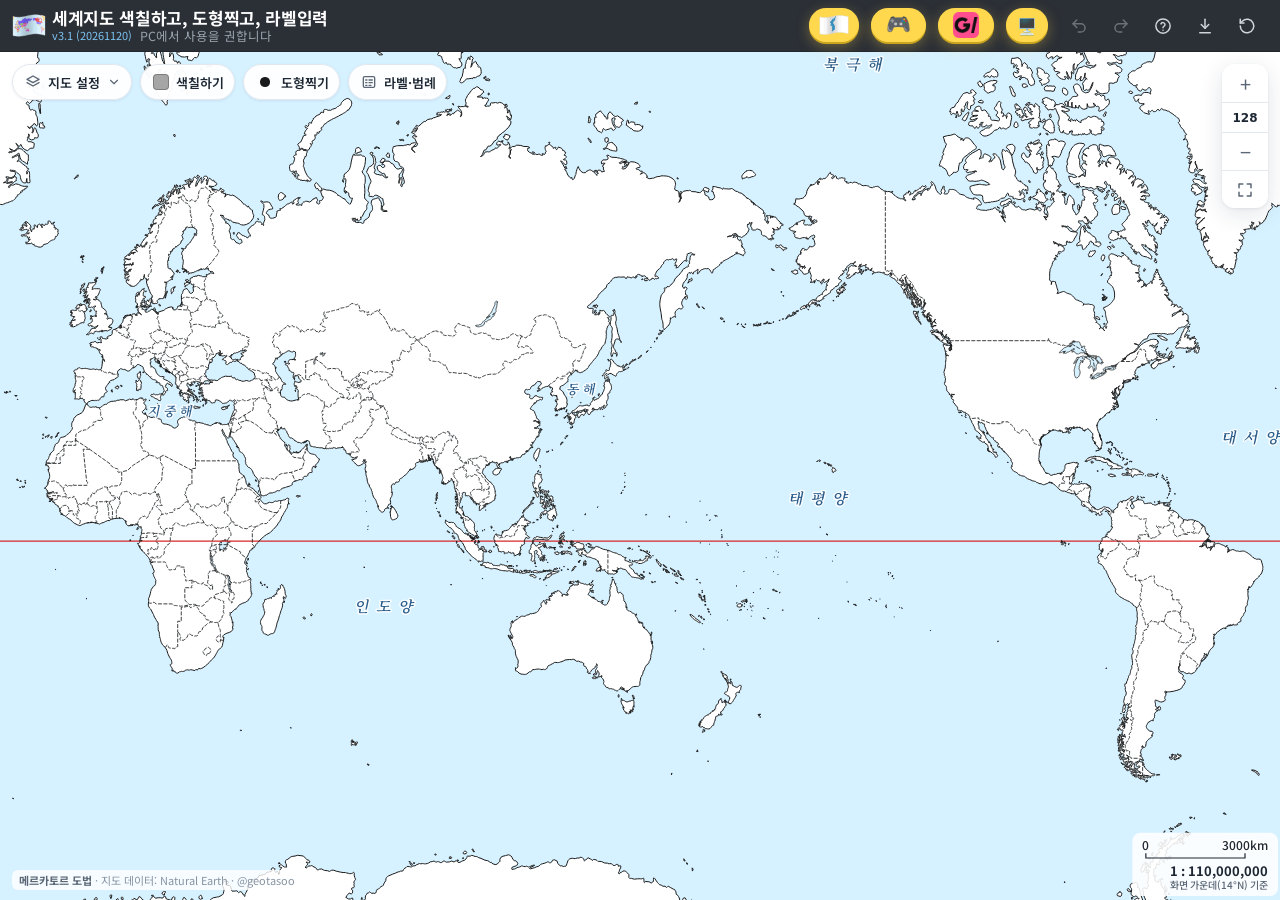
<file: index.html>
<!DOCTYPE html>
<html lang="ko">
<head>
<meta charset="utf-8">
<meta name="viewport" content="width=device-width, initial-scale=1, viewport-fit=cover">
<link rel="icon" href="icon.svg" type="image/svg+xml">
<title>세계지도 색칠하고, 도형찍고, 라벨입력</title>
<link rel="preconnect" href="https://fonts.googleapis.com">
<link rel="preconnect" href="https://fonts.gstatic.com" crossorigin>
<link rel="stylesheet" href="https://fonts.googleapis.com/css2?family=Noto+Serif+KR:wght@600;700&family=Noto+Sans+KR:wght@400;500;700&display=swap">
<link rel="stylesheet" href="style.css?v=20261117t">
<meta property="og:image" content="https://geotasoo.github.io/coloring_world_map/thumb/final_2_world_map.png">
<meta property="og:title" content="세계지도 색칠하고, 도형찍고, 라벨입력 v3.0">
</head>
<body>
<header class="topbar">
  <div class="brand" id="brand" role="button" tabindex="0" title="처음 상태로 (초기화)">
    <img class="brand-emoji brand-icon" src="icon.svg" width="36" height="29" alt="" aria-hidden="true">
    <div class="brand-text">
      <h1>세계지도 색칠하고, 도형찍고, 라벨입력</h1>
      <div class="sub-line"><span class="ver">v3.1 (20261120)</span><span class="pc-note" title="휴대폰·태블릿에서도 쓸 수 있지만, 시험지용 지도를 만들 때는 큰 화면이 편합니다">PC에서 사용을 권합니다</span></div>
    </div>
  </div>
  <div class="actions">
    <a class="jump jump-flag icon-only" href="https://geotasoo.github.io/coloring_korea_map/" target="_blank" rel="noopener" title="한반도 지도 색칠하고, 도형찍고, 라벨입력"><img src="icon-korea.svg" width="32" height="26" alt="" aria-hidden="true"></a>
    <a target="_blank" rel="noopener" class="jump jump-game" href="https://geotasoo.iwinv.net/worldgame" title="세계지도에서 나라찾기 게임으로 이동"><span class="em">🎮</span> </a>
    <a class="jump jump-geois icon-only" href="https://geois.my/" target="_blank" rel="noopener" title="geois.my로 이동"><img src="icon-geois.png" width="26" height="26" alt="" aria-hidden="true"></a>
    <a class="jump jump-desk" href="world-shortcut.html" download="세계지도 색칠하기.html" title="바로가기 파일 내려받기">🖥️</a>
    <button class="btn" id="undo" data-tip="되돌리기 (Ctrl+Z)" aria-label="되돌리기" disabled>
      <svg viewBox="0 0 24 24"><path d="M9 14 4 9l5-5"/><path d="M4 9h10.5a5.5 5.5 0 0 1 0 11H11"/></svg>
    </button>
    <button class="btn" id="redo" data-tip="다시 하기 (Ctrl+Y)" aria-label="다시 하기" disabled>
      <svg viewBox="0 0 24 24"><path d="m15 14 5-5-5-5"/><path d="M20 9H9.5a5.5 5.5 0 0 0 0 11H13"/></svg>
    </button>
    <button class="btn" id="helpBtn" data-tip="도움말" aria-label="도움말">
      <svg viewBox="0 0 24 24"><circle cx="12" cy="12" r="9.5"/><path d="M9.3 9.2a2.8 2.8 0 0 1 5.4 1c0 1.9-2.7 2.4-2.7 4"/><path d="M12 17.6h.01"/></svg>
    </button>
    <button class="btn" id="saveBtn" data-tip="저장" aria-label="저장">
      <svg viewBox="0 0 24 24"><path d="M12 3v12"/><path d="m7 10 5 5 5-5"/><path d="M5 21h14"/></svg>
    </button>
    <button class="btn" id="resetBtn" data-tip="초기화" aria-label="초기화">
      <svg viewBox="0 0 24 24"><path d="M3 12a9 9 0 1 0 3-6.7L3 8"/><path d="M3 3v5h5"/></svg>
    </button>
  </div>
</header>

<main id="stage">
  <canvas id="map" aria-label="세계지도. 나라를 눌러 색칠하십시오."></canvas>
  <div id="loading">지도를 불러오는 중…</div>

  <!-- 왼쪽 위: 지도 설정 · 색칠하기 · 점찍기 -->
  <div class="controls" id="controls">
    <button class="pill" id="layersBtn" aria-expanded="false" aria-controls="layersPanel">
      <svg viewBox="0 0 24 24"><path d="m12 3 9 5-9 5-9-5 9-5z"/><path d="m3 13 9 5 9-5"/></svg>
      <span>지도 설정</span><b id="layersCount"></b>
      <svg class="chev" viewBox="0 0 24 24"><path d="m6 9 6 6 6-6"/></svg>
    </button>
    <button class="pill mode" id="colorBtn" title="색칠하기"><i class="dot"></i><span>색칠하기</span><b class="cnt" id="colorCount"></b></button>
    <button class="pill mode" id="pointBtn" data-side="points" title="도형찍기 (도시 고르기·직접 찍기)"><i class="dot pdot" id="pointDot"></i><span>도형찍기</span><b class="cnt" id="pointsCount"></b></button>
    <button class="pill mode" id="legendBtn" data-side="labels" title="라벨·범례"><svg viewBox="0 0 24 24"><rect x="3.5" y="4" width="17" height="16" rx="2"/><path d="M7 9h2M12 9h5M7 13h2M12 13h5M7 17h2M12 17h3"/></svg><span>라벨·범례</span></button>
  </div>

  <div class="panel layers-panel" id="layersPanel" hidden>
    <div class="row proj-row">
      <div class="seg light" id="projSeg" role="group" aria-label="도법 선택" title="도법 바꾸기 (P)">
        <button data-proj="merc">메르카토르</button>
        <button data-proj="ee">이퀄 어스</button>
      </div>
    </div>
    <div class="sec-h">경계선</div>
    <div class="row"><label class="sw"><input type="checkbox" data-layer="borders"><span></span>국경선</label>
      <div class="mini-seg" id="dashSeg"><button data-dash="1">점선</button><button data-dash="0">실선</button></div></div>
    <div class="row sub-row"><span class="rlabel">선 굵기</span>
      <div class="inline-range"><input type="range" id="lineWidth" min="0.2" max="2" step="0.1" aria-label="선 굵기"><output id="lineWidthOut"></output></div></div>
    <div class="row"><label class="sw"><input type="checkbox" data-layer="kp"><span></span>남북한 경계</label></div>
    <div class="sec-h">이름·표시</div>
    <div class="row"><label class="sw"><input type="checkbox" data-layer="names"><span></span>나라 이름</label></div>
    <div class="row"><label class="sw" title="지도에서 점처럼 작은 나라를 동그라미로 표시"><input type="checkbox" data-layer="tiny"><span></span>작은 나라 동그라미</label></div>
    <div class="row"><label class="sw"><input type="checkbox" data-layer="seas"><span></span>바다 이름</label><button class="link" data-side="seas">고르기 <b id="seasCount"></b> ›</button></div>
    <div class="row pair"><label class="sw"><input type="checkbox" data-layer="grid"><span></span>경위선</label><label class="sw"><input type="checkbox" data-layer="equator"><span></span>적도</label></div>
    <div class="row"><label class="sw"><input type="checkbox" data-layer="scale"><span></span>축척</label></div>
    <div class="sec-h">하천·호수</div>
    <div class="row"><label class="sw"><input type="checkbox" data-layer="rivers"><span></span>주요 하천</label></div>
    <div class="row sub-row"><span class="rlabel">하천 굵기</span>
      <div class="inline-range"><input type="range" id="rivW" min="0.3" max="4" step="0.1" aria-label="하천 굵기"><output id="rivWOut"></output></div></div>
    <div class="row sub-row"><label class="sw small"><input type="checkbox" data-layer="rivNames"><span></span>강 이름</label></div>
    <div class="row"><label class="sw"><input type="checkbox" data-layer="lakes"><span></span>호수</label><button class="link" data-side="lakes">고르기 <b id="lakesCount"></b> ›</button></div>
    <div class="sec-h">배경 지도</div>
    <div class="row bg-row"><span class="rlabel">배경 지도</span>
      <div class="mini-seg" id="bgSeg"><button data-bg="off">끄기</button><button data-bg="osm">일반</button><button data-bg="sat">위성</button><button data-bg="topo">지형</button><button data-bg="elev">고도</button></div></div>
    <div class="row sub-row" id="bgAlphaRow"><span class="rlabel">진하기</span>
      <div class="inline-range"><input type="range" id="bgAlpha" min="0" max="100" step="5" aria-label="배경 지도 진하기 (80이 기본)"><output id="bgAlphaOut"></output></div></div>
  </div>

  <!-- 오른쪽 위: 확대·축소 -->
  <div class="zoom">
    <button id="zoomIn" title="확대 (+)">+</button>
    <label class="zpct" title="확대 정도 (어느 화면에서나 같은 값). 숫자를 눌러 직접 입력"><input id="zoomPct" inputmode="numeric" aria-label="확대 정도"></label>
    <button id="zoomOut" title="축소 (−)">−</button>
    <button id="home" title="세계 전체 보기">
      <svg viewBox="0 0 24 24"><path d="M4 9V4h5M20 9V4h-5M4 15v5h5M20 15v5h-5"/></svg>
    </button>
  </div>

  <!-- 색칠하기 + 점찍기: PC·태블릿은 왼쪽 세로, 폰은 아래 -->
  <div class="dock-wrap" id="dockWrap">
    <aside class="dock" id="dock" aria-label="색칠하기">
      <div class="dock-head">
        <span class="dock-title">색칠하기</span>
        <button class="sbtn mini" id="clear" title="칠한 색을 모두 지웁니다">색칠 모두 지우기</button>
        <button class="sbtn primary dock-done" id="dockHide" title="색칠하기 닫기">완료</button>
      </div>
      <div class="tabs" id="paletteTabs"></div>
      <div class="swatches" id="swatches"></div>
      <div class="tools">
        <label class="custom" title="원하는 색 고르기">
          <input type="color" id="customColor" value="#F9C74F">
          <span class="ring"></span><span class="lbl">직접 고르기</span>
        </label>
        <button class="tool" id="eraser" title="지우개 (E)">
          <svg viewBox="0 0 24 24"><path d="m7 21-4.3-4.3a1 1 0 0 1 0-1.4l10-10a1 1 0 0 1 1.4 0l5.6 5.6a1 1 0 0 1 0 1.4L11 21z"/><path d="M22 21H7M5 11l9 9"/></svg>
          <span>지우개</span>
        </button>
      </div>
      <div class="base">
        <div class="base-row"><span>육지</span><div class="mini-swatches" data-target="land"></div></div>
        <div class="base-row"><span>바다</span><div class="mini-swatches" data-target="ocean"></div></div>
      </div>
      <div class="status"><span id="count">칠한 나라 0개</span></div>
    </aside>
  </div>

  <!-- 오른쪽 패널 (폰은 아래 시트): 호수 · 도시 · 점찍기 -->
  <aside class="side" id="side" hidden>
    <section data-panel="lakes">
      <header class="side-head">
        <h2>호수</h2>
        <button class="sbtn" id="lakesNone">전체 해제</button>
        <button class="sbtn" id="lakesDefault">기본값</button>
        <button class="close" data-close title="닫기"><svg viewBox="0 0 24 24"><path d="M6 6l12 12M18 6 6 18"/></svg></button>
      </header>
      <div class="side-body">
        <div class="note" id="lakesSummary"></div>
        <h3 class="sub">주요 호수</h3>
        <div class="checklist" id="lakeList"></div>
        <h3 class="sub">전체 호수</h3>
        <p class="hint">세계 호수 약 400개를 한 번에 표시합니다. 참고용이라 하나씩 고를 수는 없습니다.</p>
        <label class="chk"><input type="checkbox" id="lakesAll"><span>전체 호수 표시</span></label>
      </div>
    </section>

    <section data-panel="seas">
      <header class="side-head">
        <h2>바다 이름</h2>
        <button class="sbtn" id="seasNone">전체 해제</button>
        <button class="sbtn" id="seasDefault">기본값</button>
        <button class="close" data-close title="닫기"><svg viewBox="0 0 24 24"><path d="M6 6l12 12M18 6 6 18"/></svg></button>
      </header>
      <div class="side-body">
        <div class="note" id="seasSummary"></div>
        <h3 class="sub">대양</h3>
        <div class="checklist" id="seaList1"></div>
        <h3 class="sub">바다·만</h3>
        <div class="checklist" id="seaList2"></div>
      </div>
    </section>

    <section data-panel="labels">
      <header class="side-head">
        <button class="sheet-handle" data-sheet title="시트 접기/펴기" aria-label="시트 접기/펴기"></button>
        <h2>라벨·범례</h2>
        <button class="sbtn primary" data-close>완료</button>
      </header>
      <div class="ptabs ltabs" role="tablist">
        <button data-ltab="regions" class="sel">색칠 라벨 <b id="regionsCount"></b></button>
        <button data-ltab="points">도형 라벨 <b id="plistCount"></b></button>
        <button data-ltab="legend">범례</button>
      </div>

      <div class="side-body" data-lbody="regions">
        <div class="pstyle"><div class="prow"><span class="plabel">글자 크기</span><input type="range" id="rFont" min="9" max="36" step="1" aria-label="나라 라벨 글자 크기"><output id="rFontOut"></output></div></div>
        <div class="fillbar">
          <span>한꺼번에</span>
          <button data-rfill="alpha">A B C</button><button data-rfill="hangulp">(가)(나)(다)</button><button data-rfill="hangul">가 나 다</button><button data-rfill="name">나라 이름</button><button data-rfill="clear">지우기</button>
        </div>
        <p class="hint tip">칠한 순서대로 나옵니다. 줄을 <b>⋮⋮</b>로 끌면 순서가 바뀌고, 지도에서 <b>라벨을 끌면</b> 가이드선이 생깁니다.</p>
        <div class="plist" id="regionList"></div>
      </div>

      <div class="side-body" data-lbody="points" hidden>
        <div class="pstyle"><div class="prow"><span class="plabel">글자 크기</span><input type="range" id="pFont" min="9" max="30" step="1" aria-label="도형 라벨 글자 크기"><output id="pFontOut"></output></div></div>
        <div class="fillbar">
          <span>한꺼번에</span>
          <button data-fill="alpha">A B C</button><button data-fill="hangulp">(가)(나)(다)</button><button data-fill="hangul">가 나 다</button><button data-fill="city">도시 이름</button><button data-fill="clear">지우기</button>
        </div>
        <p class="hint tip">찍은 순서대로 나옵니다. 도형 그림을 누르면 모양이 바뀝니다. 지도에서 <b>라벨을 끌면</b> 가이드선이 생깁니다.</p>
        <div class="plist" id="pointList"></div>
      </div>

      <div class="side-body" data-lbody="legend" hidden>
        <div class="lg-top"><label class="sw"><input type="checkbox" id="lgShow"><span></span>지도에 범례 표시</label>
          <div class="mini-seg" id="lgDir"><button data-dir="v">세로</button><button data-dir="h">가로</button></div></div>
        <p class="hint tip">지도에 범례 표시를 하면 저장 시 범례도 함께 저장할 수 있습니다. 또한 <b>범례 상자를 끌면</b> 위치가 바뀝니다.</p>
        <div class="lg-group" id="lg-fill">
          <h3 class="sub">칠 (색칠하기)</h3>
          <input class="lg-title" placeholder="묶음 제목 (예: 인구 밀도) · 비워도 됩니다">
          <div class="fillbar"><span>한꺼번에</span><button data-lfill="alpha">A B C</button><button data-lfill="hangulp">(가)(나)(다)</button><button data-lfill="hangul">가 나 다</button><button data-lfill="clear">지우기</button></div>
          <div class="plist"></div>
        </div>
        <div class="lg-group" id="lg-point">
          <h3 class="sub">도형 (도형찍기)</h3>
          <input class="lg-title" placeholder="묶음 제목 (예: 도시 규모) · 비워도 됩니다">
          <div class="fillbar"><span>한꺼번에</span><button data-lfill="alpha">A B C</button><button data-lfill="hangulp">(가)(나)(다)</button><button data-lfill="hangul">가 나 다</button><button data-lfill="clear">지우기</button></div>
          <div class="plist"></div>
        </div>
      </div>
    </section>

    <section data-panel="points">
      <header class="side-head">
        <button class="sheet-handle" data-sheet title="시트 접기/펴기" aria-label="시트 접기/펴기"></button>
        <h2>도형찍기</h2>
        <button class="sbtn" id="pointsClear" title="찍은 도형과 라벨을 모두 지웁니다">도형·라벨 모두 지우기</button>
        <button class="sbtn primary" data-close>완료</button>
      </header>
      <div class="pstyle">
        <div class="prow"><span class="plabel">색</span><div class="pcolors" id="pColors"></div></div>
        <div class="prow top"><span class="plabel">모양</span><div><div class="pshapes" id="pShapes"></div><div class="pnext" id="pShapeHint"></div></div></div>
        <div class="prow"><span class="plabel">크기</span><input type="range" id="pSize" min="3" max="14" step="1"><output id="pSizeOut"></output>
          <label class="sw small" title="도형 테두리"><input type="checkbox" id="pOutline"><span></span>테두리</label></div>
      </div>
      <div class="ptabs phone-tabs" role="tablist">
        <button data-ptab="cities" class="sel">도시·직접 찍기</button>
        <button data-ptab="style">도형 모양 <i class="sty-dot" id="styDot"></i></button>
      </div>
      <div class="side-body" data-pbody="cities">
        <div class="side-search"><svg viewBox="0 0 24 24"><circle cx="11" cy="11" r="7"/><path d="m20 20-3.5-3.5"/></svg><input id="citySearch" type="search" placeholder="검색"></div>
        <div id="cityGroups"></div>
      </div>
    </section>
  </aside>

  <div class="mode-banner" id="pointBanner" hidden>
    <svg viewBox="0 0 24 24"><path d="M12 22s7-6.2 7-12a7 7 0 0 0-14 0c0 5.8 7 12 7 12z"/><circle cx="12" cy="10" r="2.5"/></svg>
    <span>도형찍기 중 · 패널에서 선택하거나, 지도를 누르면 도형이 찍힙니다</span>
    <button data-close>완료</button>
  </div>

  <div class="confirm" id="resetConfirm" hidden>
    <div class="confirm-box" role="dialog" aria-labelledby="resetTitle">
      <h3 id="resetTitle">처음 상태로 돌리겠습니까?</h3>
      <p>색칠, 도형, 라벨·범례와 지도 설정이 모두 처음 상태로 돌아갑니다.<br>잘못 눌렀다면 <b>되돌리기</b>로 되살릴 수 있습니다.</p>
      <div class="confirm-actions"><button class="sbtn" id="resetCancel">취소</button><button class="sbtn danger" id="resetOk">초기화</button></div>
    </div>
  </div>

  <!-- 이미지로 저장 -->
  <div class="confirm" id="exportDlg" hidden>
    <div class="export-box" role="dialog" aria-labelledby="exTitle">
      <header><h3 id="exTitle">이미지로 저장</h3><button class="close" id="exClose" title="닫기"><svg viewBox="0 0 24 24"><path d="M6 6l12 12M18 6 6 18"/></svg></button></header>
      <div class="ex-body">
        <div class="ex-preview"><img id="exPreview" alt="저장될 이미지 미리보기"></div>
        <div class="ex-opts">
          <div class="ex-row"><span>범위</span><div class="mini-seg"><button data-ex="range" data-v="full">화면 전체</button><button data-ex="range" data-v="sel">영역 선택</button></div>
            <button class="link" id="exSelAgain" hidden>다시 선택 ›</button></div>
          <p class="hint ex-hint">영역 선택 시 축척과 범례 공간을 고려하여 선택하십시오.</p>
          <div class="ex-row"><span>스타일</span><div class="mini-seg"><button data-ex="style" data-v="exam">시험지용</button><button data-ex="style" data-v="screen">현재 화면대로</button></div></div>
          <div class="ex-row" id="exSeaRow"><span>바다</span><div class="mini-seg"><button data-ex="sea" data-v="gray">회색</button><button data-ex="sea" data-v="white">흰색</button></div></div>
          <p class="hint ex-hint" id="exStyleHint">시험지용: 흑백, 사각형 틀, 라벨은 틀 밖까지</p>
          <div class="ex-row" id="exTickRow"><span></span><label class="chk"><input type="checkbox" id="exTick"><span>적도가 범위 안에 있으면 틀 안쪽에 0° 표시</span></label></div>
          <div class="ex-row"><span>넣기</span><label class="chk"><input type="checkbox" id="exScale"><span>축척</span></label><label class="chk" id="exLegendRow"><input type="checkbox" id="exLegend"><span>범례</span></label>
            <div class="mini-seg" id="exLplace"><button data-ex="lplace" data-v="in">지도 안</button><button data-ex="lplace" data-v="out">지도 밖</button></div></div>
          <p class="hint ex-hint">미리보기 화면에서 <b>축척·범례를 마우스로 끌어</b> 옮길 수 있습니다.</p>
          <p class="hint ex-hint" id="exSize"></p>
        </div>
      </div>
      <footer><button class="sbtn" id="exCopy" title="한글·PPT에 바로 붙여 넣기">복사</button><button class="sbtn primary" id="exSave">저장</button></footer>
    </div>
  </div>
  <!-- 도움말: 내용은 여기서 바로 고치면 됩니다 -->
  <div class="confirm" id="helpDlg" hidden>
    <div class="export-box help-box" role="dialog" aria-labelledby="helpTitle">
      <header><h3 id="helpTitle"><img class="title-flag" src="icon.svg" width="30" height="24" alt="" aria-hidden="true"> 도움말</h3><button class="close" id="helpClose" title="닫기"><svg viewBox="0 0 24 24"><path d="M6 6l12 12M18 6 6 18"/></svg></button></header>
      <div class="help-body">

        <h4>처음이라면 (3단계)</h4>
        <ol class="help-steps">
          <li><b>[색칠하기]</b> → 색 고르기 → 지도에서 나라 누르기</li>
          <li><b>[도형찍기]</b>로 도시 찍기 → <b>[라벨·범례]</b>에서 (가)(나)(다)·범례 붙이기</li>
          <li><b>[저장]</b> → <b>시험지용</b> → 미리보기에서 <b>축척·범례 끌어 옮기기</b> → <b>[저장]</b> 또는 <b>[복사]</b></li>
        </ol>

        <h4>지도 보기</h4>
        <ul>
          <li><b>이동</b>: 지도를 마우스로 끌어 옮깁니다. <b>확대·축소</b>: 마우스 휠 또는 오른쪽 위 <b>+ / −</b> (폰은 두 손가락).</li>
          <li>+ 와 − 사이 숫자는 <b>확대 정도</b>입니다(처음 화면 = 100). 숫자를 눌러 직접 입력할 수 있고, <b>⛶</b>을 누르면 처음 화면으로 돌아갑니다.</li>
          
        </ul>

        <h4>지도 설정</h4>
        <ul>
          <li><b>[지도 설정]</b> 맨 위에서 도법(<b>메르카토르 / 이퀄 어스</b>)을 고릅니다. 이퀄 어스는 나라의 넓이를 실제 비율대로 보여 줍니다.</li>
          <li>국경선(점선·실선, 굵기), 남북한 경계, 나라 이름, 작은 나라 동그라미, 바다 이름, <b>주요 하천</b>(굵기 조절, 강 이름 — 확대할수록 작은 강 이름도 보입니다), 호수, 경위선, 적도, 축척을 켜고 끌 수 있습니다. 바다 이름과 호수는 <b>[고르기 ›]</b>에서 하나씩 고릅니다.</li>
          <li><b>배경 지도</b>(일반·위성·지형·<b>고도</b>)는 화면에서만 보이는 참고용입니다. <b>메르카토르</b>일 때만 쓸 수 있고, <b>현재 화면대로</b> 저장할 때는 함께 들어가고, 시험지용에는 들어가지 않습니다. 위성을 고르면 경계선이 저절로 흰색으로 바뀝니다. <b>고도</b>는 높이에 따라 초록(낮은 땅)→노랑→갈색→흰색(높은 산)으로 칠하고 산의 그늘(음영 기복)을 넣습니다. 바다도 깊을수록 진한 파랑입니다.</li>
        </ul>

        <h4>색칠하기</h4>
        <ul>
          <li><b>[색칠하기]</b>를 누르면 오른쪽에 색칠 패널이 열립니다. 색 묶음(시험지 회색·컬러·단계색)을 고르고 나라을 누르면 칠해집니다. 같은 색으로 한 번 더 누르면 지워집니다.</li>
          <li>마지막 칸은 <b>빗금</b>입니다. 단계색에서는 그 색의 빗금이 됩니다. <b>직접 고르기</b>로 아무 색이나 쓸 수 있습니다.</li>
          <li>패널 아래에서 바탕 <b>육지·바다 색</b>을 바꿀 수 있습니다. <b>[색칠 모두 지우기]</b>는 칠한 색만 지웁니다.</li>
        </ul>

        <h4>도형찍기</h4>
        <ul>
          <li><b>[도형찍기]</b>를 누르면 지도에 빨간 테두리가 생깁니다. 이때 지도를 누르면 그 자리에 도형이 찍힙니다.</li>
          <li>오른쪽 목록에서 고르거나 <b>검색</b>해서 찍을 수도 있습니다. 묶음 옆 <b>[모두 선택]</b>으로 한꺼번에 찍습니다.</li>
          <li>위쪽에서 색·모양(● ▲ ■ ○ △ □)·크기를 고르면 <b>다음에 찍을 도형</b>부터 바뀝니다. 찍어 둔 도형은 끌어서 옮기고, <kbd>Delete</kbd>로 지웁니다.</li>
          <li>다 찍었으면 <b>[완료]</b>를 누릅니다.</li>
        </ul>

        <h4>라벨·범례</h4>
        <ul>
          <li><b>[라벨·범례]</b>에 세 탭이 있습니다: <b>색칠 라벨</b>(칠한 나라) · <b>도형 라벨</b>(찍은 도형) · <b>범례</b>.</li>
          <li>라벨은 직접 쓰거나 A B C, (가)(나)(다), 가 나 다, 이름으로 한꺼번에 채우고, ⋮⋮ 손잡이로 순서를 바꿉니다.</li>
          <li>지도에서 라벨을 끌어 옮기면 <b>가이드선</b>이 생깁니다. 목록의 가이드선 버튼으로 하나씩 끄고, ↺ 버튼으로 원래 자리로 돌립니다.</li>
          <li><b>범례</b>는 칠한 색과 도형 모양마다 한 줄씩 자동으로 생깁니다. 세로/가로를 고르고, 지도에서 범례 상자를 끌어 옮깁니다.</li>
        </ul>

        <h4>저장하기</h4>
        <ul>
          <li><b>[저장]</b> → 범위(화면 전체 / 영역 선택)와 스타일(시험지용 / 현재 화면대로)을 고르십시오. 영역 선택 때는 축척·범례 자리도 생각해서 고르십시오.</li>
          <li><b>시험지용</b>: 흑백, 사각형 틀, 바다 흰색/회색. B4 2단 편집에서 지도를 약 10cm 폭으로 넣으면 글자가 9pt가 됩니다.</li>
          <li>미리보기에서 <b>축척과 범례를 마우스로 끌어</b> 자리를 정합니다. 범례는 <b>지도 안</b> 또는 <b>지도 밖</b>(틀 둘레에 붙어 함께 저장)을 고를 수 있습니다.</li>
          
          <li><b>[복사]</b>하면 한글·PPT에 바로 붙여 넣을 수 있습니다.</li>
        </ul>

        <h4>되돌리기·새로고침·초기화</h4>
        <ul>
          <li>모든 작업은 <b>되돌리기(Ctrl+Z)</b>로 취소할 수 있습니다.</li>
          <li>작업은 따로 저장되지 않습니다. <b>새로고침(F5)하거나 창을 닫으면 처음 화면</b>으로 돌아가니, 다 만든 지도는 <b>[저장]</b>이나 <b>[복사]</b>로 꼭 남겨 두십시오.</li>
          <li><b>제목</b>이나 <b>[초기화]</b>를 누르면 처음 상태로 돌아갑니다(되돌리기로 되살릴 수 있습니다).</li>
        </ul>

        <h4>단축키 (PC)</h4>
        <ul class="keys">
          <li><kbd>Ctrl</kbd>+<kbd>Z</kbd> 되돌리기 · <kbd>Ctrl</kbd>+<kbd>Y</kbd> 다시 하기</li>
          <li><kbd>1</kbd>~<kbd>9</kbd> 색 고르기 · <kbd>E</kbd> 지우개 · <kbd>P</kbd> 도법 바꾸기(메르카토르 ↔ 이퀄 어스)</li>
          <li><kbd>+</kbd> <kbd>−</kbd> 확대·축소 · 방향키 이동 · <kbd>Delete</kbd> 고른 도형 지우기</li>
        </ul>
        <p class="help-foot">세계지도 색칠하고 도형찍기 3.1 (20261120) · 지도 데이터: Natural Earth · @geotasoo</p>
      </div>
    </div>
  </div>

  <div class="sel-layer" id="selLayer" hidden>
    <div class="sel-banner">저장할 영역을 끌어서 선택하십시오 <button id="selCancel">취소</button></div>
    <div class="sel-box" id="selBox" hidden></div>
  </div>

  <div id="tip" role="status"></div>
  <div id="toast" role="status"><span></span><button hidden>되돌리기</button></div>

  <!-- 아래: 왼쪽 도법·출처, 오른쪽 축척 (축척은 지도 그림에 그립니다) -->
  <div class="credit"><b id="projName"></b><span class="src"> · 지도 데이터: Natural Earth · @geotasoo</span><span class="src" id="bgCredit"></span></div>
</main>

<script src="lib/d3.min.js"></script>
<script src="lib/topojson-client.min.js"></script>
<script src="data/places.js?v=20261117t"></script>
<script src="app.js?v=20261117t"></script>

</body>
</html>
</file>
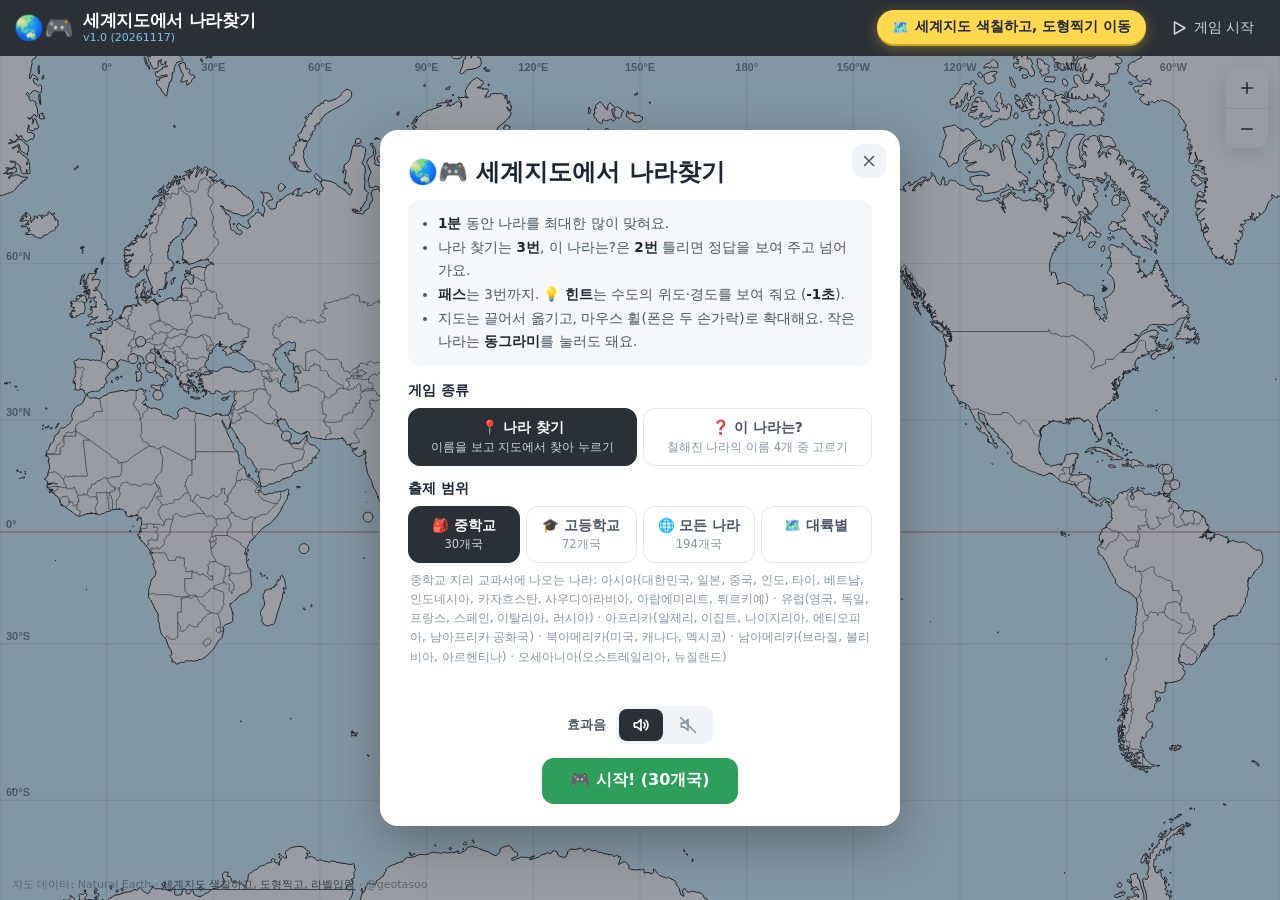
<file: game/index.html>
<!DOCTYPE html>
<html lang="ko">
<head>
<meta charset="utf-8">
<meta name="viewport" content="width=device-width, initial-scale=1, viewport-fit=cover">
<title>세계지도에서 나라찾기</title>
<link rel="stylesheet" href="style.css">
<meta property="og:image" content="https://geotasoo.github.io/coloring_world_map/thumb/final_4_world_game.png">
<meta property="og:title" content="세계지도로 나라찾기 게임">
</head>
<body>
<header class="topbar">
  <div class="brand" id="brand" title="처음 화면으로">
    <span class="brand-emoji" aria-hidden="true">🌏🎮</span>
    <div class="brand-text">
      <h1>세계지도에서 나라찾기</h1>
      <div class="sub-line"><span class="ver">v1.0 (20261117)</span></div>
    </div>
  </div>
  <!-- 게임 중 상태판 -->
  <div class="hud" id="hud" hidden>
    <div class="hud-num"><small>남은 시간</small><b id="hTime">60</b></div>
    <div class="hud-q">
      <div class="q" id="hQ">—</div>
      <div class="hud-row"><span class="wrongs" id="hWrong"></span><span class="prog" id="hProg"></span></div>
    </div>
    <div class="hud-num"><small>점수</small><b id="hScore">0</b></div>
    <div class="hud-btns">
      <button class="hbtn" id="hintBtn" title="수도 좌표 보기 (H)">💡 힌트 <small>-1초</small></button>
      <button class="hbtn" id="passBtn" title="다음 나라로 (P)">⏭️ 패스 <small id="passLeft">3</small></button>
      <button class="hbtn icon" id="hSound" title="효과음 켜기/끄기"></button>
      <button class="hbtn ghost" id="quitBtn" title="그만하기"><span class="long">그만하기</span><span class="short">✕</span></button>
    </div>
  </div>
  <div class="actions" id="topActions">
    <a class="jump" href="../" title="세계지도 색칠하고 도형찍기로 이동">🗺️ <span class="long">세계지도 색칠하고, 도형찍기 이동</span><span class="short">색칠</span></a>
    <button class="btn" id="setupBtn" title="게임 시작 화면">
      <svg viewBox="0 0 24 24"><path d="M6 4l14 8-14 8z"/></svg><span>게임 시작</span>
    </button>
  </div>
</header>

<main id="stage">
  <canvas id="map" aria-label="세계지도"></canvas>
  <div id="loading">지도를 불러오는 중…</div>

  <div class="zoom" aria-label="확대·축소">
    <button id="zoomIn" title="확대 (+)"><svg viewBox="0 0 24 24"><path d="M12 5v14M5 12h14"/></svg></button>
    <button id="zoomOut" title="축소 (−)"><svg viewBox="0 0 24 24"><path d="M5 12h14"/></svg></button>
  </div>

  <div class="hint-pop" id="hintPop" hidden></div>
  <div class="choices" id="choices" hidden></div>
  <div class="fb" id="fb" hidden></div>
  <div class="name-pop" id="namePop" hidden></div>
  <div class="danger" id="danger"></div>

  <!-- 시작 화면 -->
  <div class="overlay" id="setup">
    <div class="card">
      <button class="card-x" id="setupClose" title="닫고 지도 보기"><svg viewBox="0 0 24 24"><path d="M6 6l12 12M18 6 6 18"/></svg></button>
      <h2>🌏🎮 세계지도에서 나라찾기</h2>
      <ul class="rules">
        <li><b>1분</b> 동안 나라를 최대한 많이 맞혀요.</li>
        <li>나라 찾기는 <b>3번</b>, 이 나라는?은 <b>2번</b> 틀리면 정답을 보여 주고 넘어가요.</li>
        <li><b>패스</b>는 3번까지. <b>💡 힌트</b>는 수도의 위도·경도를 보여 줘요 (<b>-1초</b>).</li>
        <li>지도는 끌어서 옮기고, 마우스 휠(폰은 두 손가락)로 확대해요. 작은 나라는 <b>동그라미</b>를 눌러도 돼요.</li>
      </ul>

      <div class="range">
        <h3>게임 종류</h3>
        <div class="seg2" id="modeSeg">
          <button data-mode="find"><b>📍 나라 찾기</b><small>이름을 보고 지도에서 찾아 누르기</small></button>
          <button data-mode="guess"><b>❓ 이 나라는?</b><small>칠해진 나라의 이름 4개 중 고르기</small></button>
        </div>
        <h3>출제 범위</h3>
        <div class="seg3" id="levelSeg">
          <button data-level="middle">🎒 중학교 <small id="cntMiddle"></small></button>
          <button data-level="high">🎓 고등학교 <small id="cntHigh"></small></button>
          <button data-level="all">🌐 모든 나라 <small id="cntAll"></small></button>
          <button data-level="cont">🗺️ 대륙별</button>
        </div>
        <p class="level-note" id="levelNote"></p>
        <div class="conts" id="conts" hidden></div>
      </div>

      <div class="best" id="best"></div>
      <div class="snd"><span>효과음</span>
        <div class="snd-seg"><button data-snd="on" title="효과음 켜기"><svg viewBox="0 0 24 24"><path d="M4 9.5v5h3.5L12 18.5v-13L7.5 9.5z"/><path d="M15.5 9a4 4 0 0 1 0 6M18 6.5a7.5 7.5 0 0 1 0 11"/></svg></button><button data-snd="off" title="효과음 끄기 (음소거)"><svg viewBox="0 0 24 24"><path d="M4 9.5v5h3.5L12 18.5v-13L7.5 9.5z"/><path d="M3 3l18 18"/></svg></button></div></div>
      <div class="card-actions">
        <button class="go" id="startBtn">🎮 시작!</button>
      </div>
    </div>
  </div>

  <!-- 결과 -->
  <div class="result" id="result" hidden>
    <div class="rcard">
      <div class="rhead"><h2 id="rTitle">결과</h2><button class="x" id="rMin" title="접기/펴기">–</button></div>
      <div class="rbody">
        <div class="badges">
          <div class="bdg ok"><b id="rOk">0</b><span>⭕ 정답</span></div>
          <div class="bdg ng"><b id="rNg">0</b><span>❌ 3번 틀림</span></div>
          <div class="bdg ps"><b id="rPs">0</b><span>⏭️ 패스</span></div>
        </div>
        <p class="rnote" id="rNote"></p>
        <div class="tags" id="rTags"></div>
        <p class="rhelp">나라 이름을 누르면 지도에서 그 나라가 깜빡여요. 지도는 끌고 확대해서 살펴볼 수 있어요.</p>
        <div class="card-actions">
          <button class="go" id="againBtn">다시 하기</button>
          <button class="sub" id="toSetup">범위 바꾸기</button>
          <button class="sub" id="rClose">그만하기</button>
        </div>
      </div>
    </div>
  </div>

  <div class="credit">지도 데이터: Natural Earth · <a href="../">세계지도 색칠하고, 도형찍고, 라벨입력</a> · @geotasoo</div>
</main>

<script src="lib/d3.min.js"></script>
<script src="lib/topojson-client.min.js"></script>
<script src="gamedata.js"></script>
<script src="game.js"></script>
</body>
</html>
</file>
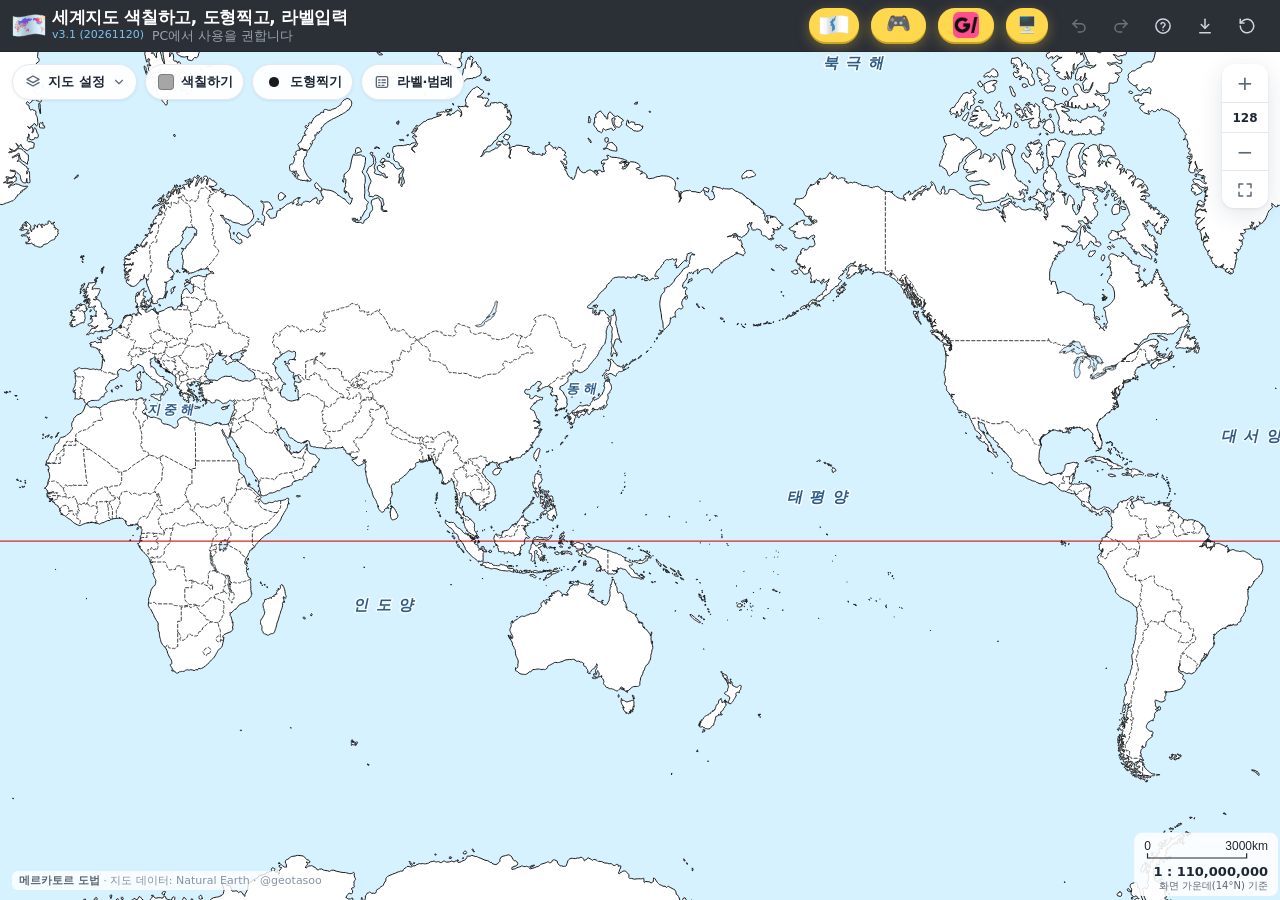
<file: world-shortcut.html>
<!DOCTYPE html>
<html lang="ko"><head><meta charset="utf-8">
<meta name="viewport" content="width=device-width,initial-scale=1">
<title>세계지도 색칠하기</title>
<link rel="icon" href="icon.svg">
<meta http-equiv="refresh" content="0; url=https://geotasoo.github.io/coloring_world_map/">
</head><body>
<p><a href="https://geotasoo.github.io/coloring_world_map/">세계지도 색칠하고, 도형찍고, 라벨입력 열기</a></p>
<script>location.replace("https://geotasoo.github.io/coloring_world_map/");</script>
</body></html>
</file>
<file: style.css>
:root {
  --ink: #1d2733;
  --ink-2: #5b6776;
  --ink-3: #8794a3;
  --line: #e3e8ee;
  --surface: #ffffff;
  --accent: #1f6feb;
  --accent-soft: #e8f0fe;
  --shadow: 0 6px 24px rgba(20, 40, 70, .12), 0 1px 3px rgba(20, 40, 70, .08);
  --radius: 14px;
  --topbar: 52px;
  --gap: 12px;
  font-family: "Pretendard", "Apple SD Gothic Neo", "Malgun Gothic", "Noto Sans KR", system-ui, sans-serif;
  color: var(--ink);
}
* { box-sizing: border-box; }
html, body { margin: 0; height: 100%; overflow: hidden; background: #f4f6f9; }
button { font: inherit; color: inherit; cursor: pointer; }
svg { width: 18px; height: 18px; fill: none; stroke: currentColor; stroke-width: 2; stroke-linecap: round; stroke-linejoin: round; flex: none; }
[hidden] { display: none !important; }

/* ---------- 상단 바 ---------- */
.topbar {
  height: var(--topbar); display: flex; align-items: center; justify-content: space-between;
  padding: 0 14px; padding-top: env(safe-area-inset-top);
  background: var(--surface); border-bottom: 1px solid var(--line); position: relative; z-index: 5;
}
.brand { display: flex; align-items: center; gap: 8px; min-width: 0; }
.brand-mark { width: 24px; height: 24px; color: var(--accent); stroke-width: 1.6; }
.brand h1 { font-size: 17px; font-weight: 700; margin: 0; white-space: nowrap; letter-spacing: -.02em; }
.badge { font-size: 11px; font-weight: 600; color: var(--accent); background: var(--accent-soft); padding: 2px 7px; border-radius: 99px; }
.actions { display: flex; gap: 4px; }
.btn {
  display: inline-flex; align-items: center; gap: 6px; height: 36px; padding: 0 12px;
  border: 1px solid transparent; background: none; border-radius: 10px; font-size: 14px; color: var(--ink-2);
}
.btn:hover:not(:disabled) { background: #f0f3f7; color: var(--ink); }
.btn:disabled { opacity: .35; cursor: default; }

/* ---------- 지도 ---------- */
#stage { position: absolute; inset: var(--topbar) 0 0 0; overflow: hidden; --dock-h: 0px; }
#map { position: absolute; inset: 0; width: 100%; height: 100%; touch-action: none; cursor: pointer; display: block; }
#map.dragging { cursor: grabbing; }
#loading { position: absolute; inset: 0; display: grid; place-items: center; color: var(--ink-2); font-size: 15px; }

/* ---------- 왼쪽 위: 도법 · 지도 요소 ---------- */
.controls { position: absolute; top: var(--gap); left: var(--gap); display: flex; gap: 8px; z-index: 4; }
.seg {
  flex: none; display: inline-flex; height: 36px; padding: 3px; gap: 2px;
  background: rgba(29,39,51,.9); border-radius: 99px; box-shadow: 0 1px 3px rgba(20,40,70,.12); backdrop-filter: blur(6px);
}
.seg button {
  border: 0; background: none; color: rgba(255,255,255,.72); font-size: 13px; font-weight: 600;
  padding: 0 12px; border-radius: 99px; white-space: nowrap; transition: background .15s, color .15s;
}
.seg button:hover:not(.sel) { color: #fff; }
.seg button.sel { background: #fff; color: var(--ink); }
.pill {
  display: inline-flex; align-items: center; gap: 7px; height: 36px; padding: 0 10px 0 12px;
  background: rgba(255,255,255,.96); border: 1px solid var(--line); border-radius: 99px; font-size: 13px; font-weight: 600;
  box-shadow: 0 1px 3px rgba(20,40,70,.08); white-space: nowrap;
}
.pill svg { width: 16px; height: 16px; color: var(--ink-2); }
.pill b { font-size: 11px; color: var(--accent); background: var(--accent-soft); border-radius: 99px; padding: 1px 6px; }
.pill .chev { width: 14px; height: 14px; transition: transform .15s; }
.pill[aria-expanded="true"] { border-color: #c9d8f5; background: #fff; }
.pill[aria-expanded="true"] .chev { transform: rotate(180deg); }

.panel {
  position: absolute; z-index: 6; background: var(--surface); border-radius: var(--radius); box-shadow: var(--shadow);
}
.layers-panel { top: calc(var(--gap) + 44px); left: var(--gap); width: 290px; max-width: calc(100% - 2 * var(--gap)); padding: 6px 0; max-height: calc(100% - 70px); overflow: auto; }
.group { padding: 8px 16px; }
.group + .group { border-top: 1px solid var(--line); }
.group h3 { margin: 2px 0 4px; font-size: 11px; font-weight: 700; color: var(--ink-3); letter-spacing: .02em; }
.row { display: flex; align-items: center; justify-content: space-between; gap: 10px; min-height: 34px; }
.sw { display: inline-flex; align-items: center; gap: 10px; font-size: 14px; cursor: pointer; user-select: none; }
.sw input { position: absolute; opacity: 0; pointer-events: none; }
.sw span { width: 34px; height: 20px; border-radius: 99px; background: #cfd6de; position: relative; transition: background .15s; flex: none; }
.sw span::after { content: ""; position: absolute; top: 2px; left: 2px; width: 16px; height: 16px; border-radius: 50%; background: #fff; box-shadow: 0 1px 2px rgba(0,0,0,.2); transition: transform .15s; }
.sw input:checked + span { background: var(--accent); }
.sw input:checked + span::after { transform: translateX(14px); }
.sw input:focus-visible + span { outline: 2px solid var(--accent); outline-offset: 2px; }
.inline-range { display: flex; align-items: center; gap: 6px; }
.inline-range input { width: 92px; accent-color: var(--accent); }
.inline-range output { width: 24px; text-align: right; font-size: 12px; color: var(--ink-2); font-variant-numeric: tabular-nums; }
.row.off .inline-range { opacity: .4; }

/* ---------- 오른쪽 위: 확대 ---------- */
.zoom {
  position: absolute; top: var(--gap); right: var(--gap); z-index: 3;
  display: flex; flex-direction: column; background: var(--surface); border-radius: 12px; box-shadow: var(--shadow); overflow: hidden;
}
.zoom button { width: 38px; height: 38px; border: 0; background: none; font-size: 20px; display: grid; place-items: center; color: var(--ink-2); }
.zoom button + button { border-top: 1px solid var(--line); }
.zoom button:hover { background: #f0f3f7; color: var(--ink); }

/* ---------- 팔레트 (PC·태블릿: 왼쪽 세로) ---------- */
.dock {
  position: absolute; z-index: 3; left: var(--gap); top: calc(var(--gap) + 48px);
  width: 204px; max-height: calc(100% - 48px - 3 * var(--gap) - 22px); overflow: auto; scrollbar-width: thin;
  background: var(--surface); border-radius: 16px; box-shadow: var(--shadow); padding: 10px 12px 12px;
  display: flex; flex-direction: column; gap: 10px;
}
.dock-head { display: flex; align-items: center; justify-content: space-between; }
.dock-title { font-size: 13px; font-weight: 700; }
.dock-hide { width: 28px; height: 28px; border: 0; background: none; border-radius: 8px; color: var(--ink-2); display: grid; place-items: center; }
.dock-hide:hover { background: #f0f3f7; color: var(--ink); }
.tabs { display: flex; flex-wrap: wrap; gap: 4px; }
.tabs button { flex: none; border: 1px solid var(--line); background: #fff; padding: 3px 9px; border-radius: 99px; font-size: 12px; color: var(--ink-2); }
.tabs button.sel { background: var(--accent-soft); border-color: transparent; color: var(--accent); font-weight: 600; }
.swatches { display: grid; grid-template-columns: repeat(5, 1fr); gap: 7px; }
.swatch {
  width: 100%; aspect-ratio: 1; border-radius: 50%; border: 1px solid rgba(0,0,0,.12); padding: 0;
  transition: transform .12s; position: relative;
}
.swatch:hover { transform: scale(1.08); }
.swatch.sel { box-shadow: 0 0 0 2px #fff, 0 0 0 4px var(--ink); }
.swatch kbd { position: absolute; right: -4px; bottom: -4px; font: 600 9px/13px system-ui; width: 13px; height: 13px; border-radius: 50%;
  background: #fff; color: var(--ink-2); box-shadow: 0 0 0 1px var(--line); display: none; }
@media (hover: hover) and (min-width: 900px) { .swatch kbd { display: block; } }
.tools { display: flex; gap: 6px; }
.custom, .tool {
  flex: 1; display: inline-flex; align-items: center; justify-content: center; gap: 6px; height: 34px; padding: 0 8px;
  border-radius: 10px; border: 1px solid var(--line); background: #fff; font-size: 12px; color: var(--ink-2); cursor: pointer; position: relative; white-space: nowrap;
}
.custom .ring { width: 16px; height: 16px; border-radius: 50%; background: conic-gradient(#f94144, #f9c74f, #90be6d, #4d96ff, #7b61ff, #e56bcf, #f94144); flex: none; }
.custom input { position: absolute; inset: 0; opacity: 0; cursor: pointer; width: 100%; height: 100%; border: 0; padding: 0; }
.custom.sel, .tool.sel { background: var(--ink); border-color: var(--ink); color: #fff; }
.base { display: grid; gap: 6px; padding-top: 10px; border-top: 1px solid var(--line); }
.base-row { display: flex; align-items: center; gap: 8px; font-size: 12px; color: var(--ink-2); }
.base-row > span { width: 26px; flex: none; }
.mini-swatches { display: flex; gap: 5px; }
.mini-swatches button { width: 24px; height: 24px; border-radius: 7px; border: 1px solid rgba(0,0,0,.15); padding: 0; }
.mini-swatches button.sel { outline: 2px solid var(--accent); outline-offset: 1.5px; }
.status { font-size: 12px; color: var(--ink-2); }
.status #count { font-weight: 600; color: var(--ink); }

.dock-open {
  position: absolute; z-index: 3; left: var(--gap); top: calc(var(--gap) + 48px); display: none;
  align-items: center; gap: 8px; height: 40px; padding: 0 14px 0 9px; border: 0; border-radius: 99px;
  background: var(--surface); box-shadow: var(--shadow); font-size: 13px; font-weight: 600; color: var(--ink);
}
.dock-open .dot { width: 22px; height: 22px; border-radius: 50%; border: 1px solid rgba(0,0,0,.15); }
body.dock-hidden .dock { display: none; }
body.dock-hidden .dock-open { display: inline-flex; }

/* ---------- 이름표·알림·출처 ---------- */
#tip {
  position: absolute; z-index: 7; pointer-events: none; display: none;
  background: rgba(29,39,51,.92); color: #fff; padding: 6px 10px; border-radius: 8px; font-size: 13px; line-height: 1.3; white-space: nowrap;
}
#tip small { display: block; font-size: 11px; opacity: .7; }
#toast {
  position: absolute; left: 50%; bottom: calc(var(--dock-h) + 40px); transform: translate(-50%, 8px); z-index: 7;
  background: rgba(29,39,51,.94); color: #fff; padding: 8px 8px 8px 14px; border-radius: 10px; font-size: 14px;
  display: flex; align-items: center; gap: 10px; opacity: 0; pointer-events: none; transition: .18s;
  width: max-content; max-width: min(560px, calc(100vw - 32px)); line-height: 1.4; word-break: keep-all;
}
#toast.show { opacity: 1; transform: translate(-50%, 0); }
#toast.show button { pointer-events: auto; }   /* 알림이 지도 누르기를 막지 않게: 버튼만 누를 수 있음 */
#toast button { flex: none; white-space: nowrap; border: 0; background: rgba(255,255,255,.16); color: #8ab4ff; font-weight: 600; font-size: 13px; padding: 5px 10px; border-radius: 7px; }
#toast:not(:has(button:not([hidden]))) { padding-right: 14px; }
.credit {
  position: absolute; left: var(--gap); bottom: calc(var(--dock-h) + 10px); z-index: 2; pointer-events: none;
  font-size: 11px; color: var(--ink-3); white-space: nowrap; text-shadow: 0 0 3px #fff, 0 0 3px #fff;
}
.credit b { font-weight: 700; color: var(--ink-2); }

/* ---------- 폰: 팔레트는 아래 시트 ---------- */
@media (max-width: 719px) {
  :root { --topbar: 48px; --gap: 10px; }
  .brand h1 { font-size: 15px; }
  .badge { display: none; }
  .btn { padding: 0 9px; }
  .btn span { display: none; }
  .seg { height: 34px; }
  .seg button { padding: 0 10px; font-size: 12.5px; }
  .pill { height: 34px; padding: 0 9px 0 10px; }
  .pill span { display: none; }
  .zoom button { width: 36px; height: 36px; }

  .dock {
    left: 0; right: 0; top: auto; bottom: 0; width: auto; max-height: none; overflow: visible;
    border-radius: 18px 18px 0 0; padding: 8px 12px calc(10px + env(safe-area-inset-bottom)); gap: 8px;
    display: grid; grid-template-columns: minmax(0, 1fr) auto; grid-template-areas: "tabs hide" "sw tools" "base base"; column-gap: 8px;
  }
  .dock-head { display: contents; }
  .dock-title { display: none; }
  .dock-hide { grid-area: hide; }
  .dock-hide svg { transform: rotate(-90deg); }
  .tabs { grid-area: tabs; flex-wrap: nowrap; overflow-x: auto; scrollbar-width: none; }
  .tabs::-webkit-scrollbar { display: none; }
  .swatches { grid-area: sw; display: flex; overflow-x: auto; scrollbar-width: none; padding: 3px; margin: -3px; gap: 8px; }
  .swatches::-webkit-scrollbar { display: none; }
  .swatch { width: 36px; height: 36px; flex: none; }
  .tools { grid-area: tools; }
  .custom .lbl { display: none; }
  .custom, .tool { flex: none; height: 36px; }
  .tool span { display: none; }
  .tools { align-self: center; }
  .base { grid-area: base; border-top: 0; padding-top: 0; display: flex; gap: 14px; align-items: center; }
  .base-row { gap: 5px; }
  .base-row > span { width: auto; }
  .mini-swatches { gap: 4px; }
  .mini-swatches button { width: 22px; height: 22px; }
  .status { display: none; }

  .dock-open { top: auto; bottom: calc(12px + env(safe-area-inset-bottom)); left: 50%; transform: translateX(-50%); }
  .credit .src { display: none; }
}
@media (max-width: 380px) {
  .base-row > span { display: none; }
}
.pill b:empty { display: none; }

/* ---------- 도구 버튼 (호수·도시·점찍기) ---------- */
.tool-pills { display: flex; gap: 8px; }
.pill.tp b.cnt { font-size: 11px; color: var(--accent); background: var(--accent-soft); border-radius: 99px; padding: 1px 6px; }
.pill.tp b.cnt:empty { display: none; }
.pill.tp.on { background: var(--ink); color: #fff; border-color: var(--ink); }
.pill.tp.on svg { color: #fff; }
.pill.tp.on b.cnt { background: rgba(255,255,255,.2); color: #fff; }
.link { border: 0; background: none; color: var(--accent); font-size: 13px; font-weight: 600; padding: 4px 2px; }

/* ---------- 오른쪽 패널 ---------- */
.side {
  position: absolute; z-index: 5; top: 0; right: 0; bottom: 0; width: 320px;
  background: var(--surface); border-left: 1px solid var(--line); box-shadow: -8px 0 24px rgba(20,40,70,.06);
  display: flex; flex-direction: column;
}
.side section { display: none; flex-direction: column; min-height: 0; flex: 1; }
.side section.on { display: flex; }
.side-head { display: flex; align-items: center; gap: 6px; padding: 12px 12px 10px 16px; border-bottom: 1px solid var(--line); }
.side-head h2 { font-size: 16px; margin: 0 auto 0 0; }
.sbtn { height: 30px; padding: 0 10px; border: 1px solid var(--line); background: #fff; border-radius: 8px; font-size: 12.5px; color: var(--ink-2); white-space: nowrap; }
.sbtn:hover { background: #f4f6f9; color: var(--ink); }
.sbtn.primary { background: var(--accent); border-color: var(--accent); color: #fff; font-weight: 600; padding: 0 14px; }
.sbtn.primary:hover { background: #1a5fd0; color: #fff; }
.close { width: 30px; height: 30px; border: 0; background: none; border-radius: 8px; color: var(--ink-2); display: grid; place-items: center; }
.close:hover { background: #f0f3f7; color: var(--ink); }
.side-body { flex: 1; overflow: auto; padding: 4px 0 16px; }
.side-search { display: flex; align-items: center; gap: 8px; margin: 10px 12px 0; padding: 0 10px; height: 36px; border: 1px solid var(--line); border-radius: 10px; color: var(--ink-3); }
.side-search input { flex: 1; border: 0; outline: 0; font: inherit; font-size: 14px; color: var(--ink); background: none; min-width: 0; }
.side-search:focus-within { border-color: var(--accent); }
.note { margin: 10px 12px 4px; padding: 8px 10px; background: var(--accent-soft); color: var(--accent); border-radius: 8px; font-size: 12.5px; line-height: 1.45; }
.note:empty { display: none; }
.note.muted { background: #f4f6f9; color: var(--ink-3); }
.sub span { margin-left: 5px; color: var(--accent); }
.sub { margin: 14px 16px 4px; font-size: 12px; font-weight: 700; color: var(--ink-3); display: flex; align-items: center; justify-content: space-between; }
.hint { margin: 0 16px 6px; font-size: 12px; color: var(--ink-3); line-height: 1.45; }
.chk { display: flex; align-items: center; gap: 10px; padding: 7px 16px; font-size: 14px; cursor: pointer; }
.chk:hover { background: #f7f9fb; }
.chk input { width: 17px; height: 17px; accent-color: var(--accent); margin: 0; flex: none; }
.chk input:checked + span { color: var(--accent); font-weight: 600; }
.chk small { margin-left: auto; color: var(--ink-3); font-size: 11px; }
.cgroup { border-top: 1px solid var(--line); margin-top: 6px; }
.cgroup > button { width: 100%; display: flex; align-items: center; gap: 8px; padding: 9px 16px; border: 0; background: #f7f9fb; font-size: 13px; font-weight: 700; color: var(--ink-2); text-align: left; }
.cgroup > button svg { width: 14px; height: 14px; transition: transform .15s; }
.cgroup.closed > button svg { transform: rotate(-90deg); }
.cgroup.closed .clist { display: none; }
.cgroup > button em { margin-left: auto; font-style: normal; font-weight: 600; font-size: 12px; color: var(--accent); }
.cgroup .all { margin-left: 8px; font-weight: 600; font-size: 12px; color: var(--ink-3); border: 0; background: none; padding: 0; }
.clist .chk { padding: 6px 16px 6px 22px; }
.empty { padding: 18px 16px; color: var(--ink-3); font-size: 13px; text-align: center; line-height: 1.6; }

/* 점찍기 스타일 */
.pstyle { margin: 10px 12px 0; padding: 10px 12px 12px; border: 1px solid var(--line); border-radius: 12px; display: grid; gap: 10px; }
.pstyle.editing { border-color: var(--accent); box-shadow: 0 0 0 3px var(--accent-soft); }
.pstyle-title { font-size: 12px; font-weight: 700; color: var(--ink-3); display: flex; align-items: center; justify-content: space-between; gap: 8px; }
.pstyle-title b { color: var(--ink); background: #fff; border: 1px solid #c9d8f5; border-radius: 6px; padding: 0 6px; margin: 0 2px; }
.pstyle.editing .pstyle-title { color: var(--accent); }
.pstyle-title button { border: 0; background: none; color: var(--accent); font-size: 12px; font-weight: 600; padding: 0; }
.prow { display: flex; align-items: center; gap: 10px; }
.prow.top { align-items: flex-start; }
.plabel { width: 40px; flex: none; font-size: 12.5px; color: var(--ink-2); }
.prow.top .plabel { padding-top: 6px; }
.prow input[type=range] { flex: 1; accent-color: var(--accent); min-width: 0; }
.prow output { width: 22px; text-align: right; font-size: 12px; color: var(--ink-2); }
.pcolors { display: flex; flex-wrap: wrap; gap: 6px; }
.pcolors button, .pcolors label { width: 24px; height: 24px; border-radius: 50%; border: 1px solid rgba(0,0,0,.15); padding: 0; position: relative; cursor: pointer; }
.pcolors .sel { box-shadow: 0 0 0 2px #fff, 0 0 0 3.5px var(--ink); }
.pcolors label { background: conic-gradient(#f94144, #f9c74f, #90be6d, #4d96ff, #7b61ff, #e56bcf, #f94144); }
.pcolors label input { position: absolute; inset: 0; opacity: 0; width: 100%; height: 100%; cursor: pointer; }
.pshapes { display: flex; gap: 4px; }
.pshapes button { width: 34px; height: 30px; border: 1px solid var(--line); background: #fff; border-radius: 8px; display: grid; place-items: center; padding: 0; color: var(--ink); }
.pshapes button.sel { border-color: var(--ink); background: var(--ink); color: #fff; }
.pshapes svg { width: 16px; height: 16px; fill: currentColor; stroke: none; }
.plabels { flex: 1; display: grid; gap: 6px; min-width: 0; }
.pmodes { display: flex; flex-wrap: wrap; gap: 4px; }
.pmodes button { height: 28px; padding: 0 9px; border: 1px solid var(--line); background: #fff; border-radius: 99px; font-size: 12px; color: var(--ink-2); }
.pmodes button.sel { background: var(--accent-soft); border-color: transparent; color: var(--accent); font-weight: 700; }
#pCustom { height: 32px; border: 1px solid var(--line); border-radius: 8px; padding: 0 10px; font: inherit; font-size: 13px; min-width: 0; }
#pCustom:focus { outline: 0; border-color: var(--accent); }
.pnext { font-size: 12px; color: var(--ink-3); }
.pnext b { color: var(--ink); }
.sw.small span { width: 30px; height: 18px; }
.sw.small span::after { width: 14px; height: 14px; }
.sw.small input:checked + span::after { transform: translateX(12px); }
.plist-head { display: flex; align-items: center; justify-content: space-between; margin: 6px 12px 0 0; }
.plist-head .sub { margin-right: 0; }
.plist { padding: 0 8px; }
.prow-item { display: flex; align-items: center; gap: 8px; padding: 6px 8px; border-radius: 10px; cursor: pointer; }
.prow-item:hover { background: #f4f6f9; }
.prow-item.sel { background: var(--accent-soft); }
.prow-item canvas { width: 26px; height: 26px; flex: none; }
.prow-item input { flex: 1; min-width: 0; height: 28px; border: 1px solid transparent; background: none; border-radius: 6px; padding: 0 6px; font: inherit; font-size: 13.5px; font-weight: 600; color: var(--ink); }
.prow-item input:hover, .prow-item input:focus { border-color: var(--line); background: #fff; outline: 0; }
.prow-item small { color: var(--ink-3); font-size: 11px; white-space: nowrap; font-variant-numeric: tabular-nums; }
.prow-item .del { width: 26px; height: 26px; border: 0; background: none; border-radius: 6px; color: var(--ink-3); display: grid; place-items: center; flex: none; }
.prow-item .del:hover { background: #fde8e8; color: #c62828; }
.prow-item .del svg { width: 14px; height: 14px; }

/* 점찍기 중 안내 띠 */
.mode-banner {
  position: absolute; z-index: 6; top: calc(var(--gap) + 48px); left: 50%; transform: translateX(-50%);
  display: flex; align-items: center; gap: 8px; height: 38px; padding: 0 6px 0 12px; border-radius: 99px;
  background: #c62828; color: #fff; font-size: 13px; font-weight: 600; box-shadow: var(--shadow); white-space: nowrap;
}
.mode-banner svg { width: 16px; height: 16px; }
.mode-banner button { height: 28px; padding: 0 12px; border: 0; border-radius: 99px; background: #fff; color: #c62828; font-weight: 700; font-size: 12.5px; }
body.point-mode #map { cursor: crosshair; }
body.point-mode .dock, body.point-mode .dock-open { display: none !important; }   /* 점찍기 중에는 색칠 팔레트를 숨겨 지도를 가리지 않게 */

/* 오른쪽 패널이 열리면 확대 버튼을 왼쪽으로 */
@media (min-width: 720px) {
  body.side-open .zoom { right: calc(320px + var(--gap)); }
  body.side-open .mode-banner { left: calc(50% - 160px); }
}
@media (min-width: 720px) and (max-width: 1100px) {
  .pill.tp span { display: none; }
  body.side-open .mode-banner span { display: none; }
}

/* 폰: 패널은 아래 시트, 도구 버튼은 둘째 줄 */
@media (max-width: 719px) {
  .controls { flex-wrap: wrap; right: 58px; }
  .tool-pills { gap: 6px; }
  .pill.tp { padding: 0 10px; }
  .pill.tp span { display: none; }
  .side { top: auto; left: 0; width: auto; height: 46%; border-left: 0; border-radius: 18px 18px 0 0; box-shadow: 0 -8px 24px rgba(20,40,70,.12); padding-bottom: env(safe-area-inset-bottom); }
  .side-head { padding: 10px 12px 8px 16px; }
  .mode-banner { display: none; }                 /* 폰은 시트 제목이 대신 알려 줌 */
  #toast { bottom: auto; top: 100px; }             /* 폰: 알림은 위쪽 (아래는 팔레트·시트) */
  body.point-mode .side-head h2::after { content: ' 중'; color: #c62828; }
  .pstyle { gap: 8px; padding: 8px 10px 10px; }
  .pcolors button, .pcolors label { width: 26px; height: 26px; }
}

/* ---------- 점찍기 (도시 + 직접 찍기 통합) ---------- */
.side section[data-panel="points"] .pstyle { margin: 10px 12px 2px; }
.prow .sw.small { margin-left: 6px; font-size: 12px; gap: 6px; color: var(--ink-2); }
.ptabs { display: flex; margin: 10px 12px 0; padding: 3px; background: #f0f3f7; border-radius: 10px; gap: 3px; }
.ptabs button { flex: 1; height: 32px; border: 0; background: none; border-radius: 8px; font-size: 13px; font-weight: 600; color: var(--ink-2); }
.ptabs button.sel { background: #fff; color: var(--ink); box-shadow: 0 1px 2px rgba(20,40,70,.12); }
.ptabs b { color: var(--accent); margin-left: 2px; }
.side-body[hidden] { display: none; }
.hint.tip { margin: 8px 16px 4px; }
.hint.tip b { color: var(--ink-2); }
.fillbar { display: flex; align-items: center; flex-wrap: wrap; gap: 4px; margin: 10px 12px 0; }
.fillbar span { font-size: 12px; color: var(--ink-3); margin-right: 4px; }
.fillbar button { height: 28px; padding: 0 9px; border: 1px solid var(--line); background: #fff; border-radius: 99px; font-size: 12px; color: var(--ink-2); }
.fillbar button:hover { border-color: var(--accent); color: var(--accent); }
.fillbar button.sel { background: var(--accent-soft); border-color: transparent; color: var(--accent); font-weight: 700; }
.plist-foot { display: flex; justify-content: flex-end; padding: 8px 12px 0; }
.prow-item { gap: 6px; padding: 4px 6px; touch-action: pan-y; }
.prow-item .grip { width: 18px; height: 28px; display: grid; place-items: center; color: var(--ink-3); cursor: grab; touch-action: none; flex: none; font-size: 13px; letter-spacing: -2px; user-select: none; }
.prow-item.dragging { background: #fff; box-shadow: var(--shadow); position: relative; z-index: 2; }
.prow-item .sym { width: 22px; height: 22px; flex: none; }
.prow-item .meta { font-size: 11px; color: var(--ink-3); white-space: nowrap; max-width: 92px; overflow: hidden; text-overflow: ellipsis; }
.prow-item .reset { width: 26px; height: 26px; border: 0; background: none; border-radius: 6px; color: var(--accent); display: grid; place-items: center; flex: none; }
.prow-item .reset:hover { background: var(--accent-soft); }
.prow-item .reset svg { width: 14px; height: 14px; }
.cgroup .clist .chk small { margin-left: auto; }

@media (max-width: 719px) {
  .side section[data-panel="points"] .pstyle { margin-top: 6px; gap: 6px; }
  .side section[data-panel="points"] .pcolors { flex-wrap: nowrap; overflow-x: auto; scrollbar-width: none; padding: 3px; margin: -3px; }
  .side section[data-panel="points"] .pcolors > * { flex: none; }
  .ptabs { margin-top: 6px; }
  .ptabs button { height: 30px; }
  body.point-mode .side { height: 52%; }
}

/* ---------- 폰: 점찍기 시트를 탭 3개 + 접기로 ---------- */
.phone-only, .sheet-handle { display: none; }
.sty-dot { display: inline-block; width: 10px; height: 10px; border-radius: 50%; margin-left: 4px; vertical-align: -1px; border: 1px solid rgba(0,0,0,.25); }
@media (max-width: 719px) {
  .phone-only { display: inline-block; }
  .sheet-handle { display: block; position: absolute; top: 0; left: 50%; transform: translateX(-50%); width: 120px; height: 18px; border: 0; background: none; padding: 0; }
  .sheet-handle::before { content: ""; position: absolute; left: 50%; top: 6px; width: 40px; height: 5px; margin-left: -20px; border-radius: 99px; background: #cfd6de; }
  .side-head { position: relative; padding-top: 16px; }
  .side section[data-panel="points"] .pstyle { display: none; }
  .side section[data-panel="points"].ptab-style .pstyle { display: grid; margin: 10px 12px; }
  .side section[data-panel="points"].ptab-style .pcolors { flex-wrap: wrap; overflow: visible; }
  .prow .sw.small { margin-left: auto; }
  .ptabs { margin-top: 8px; }
  .ptabs button { font-size: 12.5px; }
  body.point-mode .side { height: 50%; }
  body.point-mode.sheet-min .side { height: auto; }
  body.sheet-min .side .side-body, body.sheet-min .side .pstyle { display: none !important; }
  body.sheet-min .side { padding-bottom: calc(8px + env(safe-area-inset-bottom)); }
  .hint.tip { font-size: 11.5px; }
}
@media (max-width: 719px) {
  .side section[data-panel="points"] .side-head { order: 0; }
  .side section[data-panel="points"] .ptabs { order: 1; }
  .side section[data-panel="points"] .pstyle { order: 2; }
  .side section[data-panel="points"] .side-body { order: 3; }
}

/* 도시 대륙 머리줄: 펼치기 + 모두 선택 */
.cgroup .ghead { display: flex; align-items: center; background: #f7f9fb; }
.cgroup .gtoggle { flex: 1; display: flex; align-items: center; gap: 8px; padding: 9px 8px 9px 16px; border: 0; background: none; font-size: 13px; font-weight: 700; color: var(--ink-2); text-align: left; }
.cgroup .gtoggle svg { width: 14px; height: 14px; transition: transform .15s; }
.cgroup.closed .gtoggle svg { transform: rotate(-90deg); }
.cgroup .gtoggle small { font-weight: 500; color: var(--ink-3); }
.cgroup .gtoggle em { margin-left: auto; font-style: normal; font-weight: 600; font-size: 12px; color: var(--accent); }
.cgroup .gall { flex: none; margin-right: 10px; height: 26px; padding: 0 9px; border: 1px solid var(--line); background: #fff; border-radius: 99px; font-size: 11.5px; font-weight: 600; color: var(--ink-2); }
.cgroup .gall:hover { border-color: var(--accent); color: var(--accent); }

/* ===================== 시안 10 ===================== */
/* 지도 요소: 분류 제목 없이 한 줄씩 */
.layers-panel { padding: 8px 0; width: 300px; }
.layers-panel .row { padding: 0 16px; min-height: 38px; }
.layers-panel .row.sub-row { min-height: 30px; padding-left: 60px; margin-top: -6px; }
.layers-panel .proj-row { padding: 4px 12px 8px; border-bottom: 1px solid var(--line); margin-bottom: 4px; }
.rlabel { font-size: 12.5px; color: var(--ink-2); }
.seg.light { width: 100%; height: 38px; background: #f0f3f7; box-shadow: none; backdrop-filter: none; }
.seg.light button { flex: 1; color: var(--ink-2); font-size: 13.5px; }
.seg.light button.sel { background: #fff; color: var(--ink); box-shadow: 0 1px 2px rgba(20,40,70,.15); }
.seg.light button:hover:not(.sel) { color: var(--ink); }
.mini-seg { display: inline-flex; padding: 2px; background: #f0f3f7; border-radius: 8px; gap: 2px; }
.mini-seg button { height: 26px; padding: 0 10px; border: 0; background: none; border-radius: 6px; font-size: 12px; color: var(--ink-2); }
.mini-seg button.sel { background: #fff; color: var(--ink); font-weight: 600; box-shadow: 0 1px 2px rgba(20,40,70,.15); }
.row.off .mini-seg, .row.off.sub-row .inline-range { opacity: .4; }
.link b { font-weight: 600; font-size: 11px; background: var(--accent-soft); border-radius: 99px; padding: 0 6px; }
.link b:empty { display: none; }

/* 확대 비율 */
.zoom .zpct { display: flex; align-items: center; justify-content: center; height: 30px; border-top: 1px solid var(--line); cursor: text; }
.zoom .zpct input { width: 34px; border: 0; padding: 0; background: none; text-align: right; font: 600 12px/1 system-ui, sans-serif; color: var(--ink); font-variant-numeric: tabular-nums; outline: 0; }
.zoom .zpct span { font-size: 10px; color: var(--ink-3); margin-left: 1px; }
.zoom .zpct:focus-within { background: var(--accent-soft); }
.zoom .zpct + button { border-top: 1px solid var(--line); }
.zoom { width: 46px; }
.zoom button { width: 100%; }

/* 색칠하기 + 점찍기 묶음 */
.dock-wrap { position: absolute; z-index: 3; left: var(--gap); top: calc(var(--gap) + 48px); width: 204px; display: flex; flex-direction: column; gap: 8px; max-height: calc(100% - 48px - 3 * var(--gap) - 22px); }
.dock-wrap .dock { position: static; width: auto; max-height: none; min-height: 0; flex: 0 1 auto; }
.dock-wrap .dock-open { position: static; align-self: flex-start; }
.point-btn {
  flex: none; display: flex; align-items: center; gap: 8px; height: 44px; padding: 0 12px 0 14px; border: 0; border-radius: 14px;
  background: var(--surface); box-shadow: var(--shadow); font-size: 14px; font-weight: 700; color: var(--ink); text-align: left;
}
.point-btn svg { width: 18px; height: 18px; color: #c62828; }
.point-btn span { flex: 1; }
.point-btn b.cnt { font-size: 11px; color: var(--accent); background: var(--accent-soft); border-radius: 99px; padding: 1px 7px; }
.point-btn b.cnt:empty { display: none; }
.point-btn:hover { background: #f7f9fb; }
body.dock-hidden .point-btn { align-self: flex-start; }
body.point-mode .dock-wrap { display: none; }
.status { display: flex; align-items: center; gap: 6px; flex-wrap: wrap; }
.status #count { margin-right: auto; }
.sbtn.mini { height: 26px; padding: 0 8px; font-size: 11.5px; }
.sbtn.mini b { color: var(--accent); margin-right: 2px; }
.sbtn.mini b:empty { display: none; }
.sbtn.danger { background: #c62828; border-color: #c62828; color: #fff; font-weight: 600; }
.sbtn.danger:hover { background: #a91f1f; color: #fff; }

/* 초기화 확인 */
.confirm { position: fixed; inset: 0; z-index: 20; background: rgba(20,30,45,.35); display: grid; place-items: center; padding: 20px; }
.confirm-box { background: #fff; border-radius: 16px; box-shadow: var(--shadow); padding: 20px 20px 16px; max-width: 360px; }
.confirm-box h3 { margin: 0 0 8px; font-size: 17px; }
.confirm-box p { margin: 0 0 16px; font-size: 13.5px; color: var(--ink-2); line-height: 1.55; }
.confirm-actions { display: flex; justify-content: flex-end; gap: 8px; }
.confirm-actions .sbtn { height: 36px; padding: 0 16px; font-size: 13.5px; }

/* 색칠 라벨 패널 */
.side section[data-panel="regions"] .pstyle { margin: 10px 12px 2px; }

/* 폰 */
@media (max-width: 719px) {
  .dock-wrap { left: 0; right: 0; top: auto; bottom: 0; width: auto; max-height: none; gap: 0; }
  .dock-wrap .dock { border-radius: 18px 18px 0 0; }
  .dock-wrap .dock-open { position: static; transform: none; align-self: center; margin-bottom: calc(12px + env(safe-area-inset-bottom)); }
  .point-btn { position: absolute; left: 10px; bottom: calc(100% + 8px); height: 38px; border-radius: 99px; padding: 0 12px; font-size: 13px; gap: 6px; }
  body.dock-hidden .point-btn { bottom: calc(100% + 8px); }
  .status { display: flex; }
  .dock { grid-template-areas: "tabs hide" "sw tools" "base base" "status status"; }
  .status { grid-area: status; }
  .status #count { font-size: 12px; }
  .credit { display: none; }
  .zoom { width: 44px; }
  .zoom .zpct { height: 28px; }
  .side section[data-panel="regions"] .pstyle { margin-top: 6px; }
}
.prow-item .rsw { width: 18px; height: 18px; border-radius: 5px; border: 1px solid rgba(0,0,0,.25); flex: none; }
.prow-item .meta { max-width: 110px; }
@media (max-width: 719px) {
  body.sheet-min .side { height: auto !important; }
  body.label-mode .side { height: 46%; }
}
.side-head h2 { white-space: nowrap; }
@media (max-width: 380px) { .side-head h2 { font-size: 15px; } .side-head .sbtn { padding: 0 8px; } }

/* ===================== 시안 11 ===================== */
.controls { flex-wrap: nowrap; }
.pill.mode .dot { width: 16px; height: 16px; border-radius: 50%; border: 1px solid rgba(0,0,0,.25); flex: none; }
.pill.mode .pdot { width: 12px; height: 12px; margin: 0 2px; }
.pill.mode b.cnt { font-size: 11px; color: var(--accent); background: var(--accent-soft); border-radius: 99px; padding: 1px 6px; }
.pill.mode b.cnt:empty { display: none; }
.pill.mode.on { background: var(--ink); color: #fff; border-color: var(--ink); }
.pill.mode.on b.cnt { background: rgba(255,255,255,.2); color: #fff; }
.pill.mode.on .dot { border-color: rgba(255,255,255,.7); }
.dock-wrap { top: calc(var(--gap) + 46px); }
.dock-head { gap: 6px; }
.dock-head .dock-title { margin-right: auto; }
.dock-wrap { width: 230px; }
.zoom .zpct input { width: 100%; text-align: center; }
body.dock-hidden .dock-wrap { display: none; }
@media (max-width: 719px) {
  .controls { right: 60px; gap: 6px; }
  .pill.mode { padding: 0 10px; gap: 6px; }
  .pill#layersBtn { flex: none; }
  .dock-wrap .dock { position: static; }
}
@media (max-width: 360px) { .pill.mode span { display: none; } }
.prow-item .guide { width: 26px; height: 26px; border: 0; background: none; border-radius: 6px; color: var(--ink-3); display: grid; place-items: center; flex: none; opacity: .55; }
.prow-item .guide.on { color: var(--accent); background: var(--accent-soft); opacity: 1; }
.prow-item .guide svg { width: 14px; height: 14px; }
@media (max-width: 719px) {
  .dock-wrap { top: auto; bottom: 0; left: 0; right: 0; width: auto; }
  .pill.mode span { display: inline; }
  .pill.mode { font-size: 12.5px; }
}
@media (max-width: 360px) { .pill.mode span { display: none; } }
/* 시안 12: 색칠은 네모, 점은 동그라미 */
#colorBtn .dot { border-radius: 4px; }
.swatch { border-radius: 10px; }
.swatch.sel { box-shadow: 0 0 0 2px #fff, 0 0 0 4px var(--ink); }
.guide-text { margin: 12px 16px 2px; line-height: 1.55; }
.cgroup.free .gtoggle { color: #c62828; }
@media (max-width: 719px) { .swatch { border-radius: 10px; } }
/* ===================== 시안 13: 이미지 저장 ===================== */
.export-box { background: #fff; border-radius: 16px; box-shadow: var(--shadow); width: min(860px, 100%); max-height: calc(100vh - 40px); display: flex; flex-direction: column; overflow: hidden; }
.export-box header { display: flex; align-items: center; justify-content: space-between; padding: 14px 14px 10px 20px; border-bottom: 1px solid var(--line); }
.export-box header h3 { margin: 0; font-size: 17px; }
.ex-body { display: flex; gap: 18px; padding: 16px 20px; overflow: auto; min-height: 0; }
.ex-preview { flex: 1.4; min-width: 0; background: repeating-conic-gradient(#f2f4f7 0 25%, #fff 0 50%) 0 0/16px 16px; border: 1px solid var(--line); border-radius: 10px; display: grid; place-items: center; padding: 10px; min-height: 220px; }
.ex-preview img { max-width: 100%; max-height: 52vh; box-shadow: 0 1px 6px rgba(0,0,0,.15); background: #fff; }
.ex-opts { flex: 1; min-width: 250px; display: grid; gap: 10px; align-content: start; }
.ex-row { display: flex; align-items: center; gap: 10px; flex-wrap: wrap; }
.ex-row > span:first-child { width: 42px; font-size: 13px; color: var(--ink-2); flex: none; }
.ex-row .chk { padding: 0; font-size: 12.5px; }
.ex-row .chk input:checked + span { font-weight: 500; }
.ex-hint { margin: -4px 0 0 52px; }
.export-box footer { display: flex; justify-content: flex-end; gap: 8px; padding: 12px 20px 16px; border-top: 1px solid var(--line); }
.export-box footer .sbtn { height: 38px; padding: 0 18px; font-size: 14px; }
.sel-layer { position: absolute; inset: 0; z-index: 9; cursor: crosshair; touch-action: none; background: rgba(20,30,45,.18); }
.sel-banner { position: absolute; top: 12px; left: 50%; transform: translateX(-50%); background: #1d2733; color: #fff; padding: 8px 8px 8px 16px; border-radius: 99px; font-size: 13.5px; display: flex; align-items: center; gap: 10px; white-space: nowrap; box-shadow: var(--shadow); cursor: default; }
.sel-banner button { border: 0; background: #fff; color: #1d2733; border-radius: 99px; height: 28px; padding: 0 12px; font-weight: 700; font-size: 12.5px; }
.sel-box { position: absolute; border: 2px dashed #1f6feb; background: rgba(255,255,255,.25); box-shadow: 0 0 0 9999px rgba(20,30,45,.25); }
@media (max-width: 719px) {
  .ex-body { flex-direction: column; padding: 12px 14px; }
  .ex-preview { min-height: 160px; }
  .ex-preview img { max-height: 32vh; }
  .ex-opts { min-width: 0; }
}
body.selecting, body.selecting * { user-select: none; -webkit-user-select: none; }
/* ===================== 3.0 ===================== */
.brand { cursor: pointer; border-radius: 10px; padding: 4px 6px; margin-left: -6px; }
.brand:hover { background: #f0f3f7; }
.brand-emoji { font-size: 22px; line-height: 1; }
.help-box { width: min(640px, 100%); }
.help-body { padding: 8px 22px 18px; overflow: auto; font-size: 14px; line-height: 1.6; color: var(--ink); }
.help-body h4 { margin: 16px 0 4px; font-size: 14.5px; }
.help-body ul { margin: 0; padding-left: 18px; }
.help-body li { margin: 2px 0; }
.help-pc { margin: 10px 0 4px; padding: 10px 12px; background: var(--accent-soft); border-radius: 10px; color: #174ea6; }
.help-foot { margin: 18px 0 0; font-size: 12px; color: var(--ink-3); }
.help-body kbd { font: 600 11.5px system-ui; border: 1px solid var(--line); border-bottom-width: 2px; border-radius: 5px; padding: 0 5px; background: #fafbfc; }
@media (max-width: 719px) {
  .brand h1 { font-size: 14px; }
  .brand-emoji { font-size: 19px; }
  .badge { display: none; }
}
@media (max-width: 400px) { .brand h1 { display: none; } }
@media (max-width: 400px) {
  .brand h1 { display: block; font-size: 13px; overflow: hidden; text-overflow: ellipsis; }
  .brand { min-width: 0; flex: 1; }
  .actions .btn { padding: 0 7px; }
}
.prow-item .symb { border: 0; background: none; padding: 2px; border-radius: 6px; flex: none; display: grid; place-items: center; cursor: pointer; }
.prow-item .symb:hover { background: #e8eef7; }
.pshapes button img { display: block; }
/* 범례 패널 */
.lg-top { padding: 12px 16px 2px; }
.lg-group { border-top: 1px solid var(--line); margin-top: 10px; padding-bottom: 6px; }
.lg-title { display: block; width: calc(100% - 24px); margin: 2px 12px 0; height: 32px; border: 1px solid var(--line); border-radius: 8px; padding: 0 10px; font: inherit; font-size: 13px; }
.lg-title:focus { outline: 0; border-color: var(--accent); }
.prow-item.off { opacity: .45; }
.prow-item .sw.small { margin-left: 2px; }
#legendBtn svg { width: 16px; height: 16px; color: var(--ink-2); }
#legendBtn.on svg { color: #fff; }
.ex-row .chk { margin-right: 10px; }
#exPreview { touch-action: none; user-select: none; -webkit-user-drag: none; }
#exPreview.dragging { cursor: grabbing; }
@media (max-width: 719px) { #legendBtn span { display: none; } .controls { gap: 5px; } .pill.mode { padding: 0 8px; } }

/* ---------- 3.0 다듬기: 라벨·범례 통합, 바다 이름 고르기 ---------- */
.ptabs.phone-tabs { display: none; }
@media (max-width: 719px) { .ptabs.phone-tabs { display: flex; } }
.side section[data-panel="labels"] .pstyle { margin: 10px 12px 2px; padding: 8px 12px; }
.ltabs button { font-size: 12.5px; white-space: nowrap; }
.lg-top { display: flex; align-items: center; justify-content: space-between; gap: 8px; }
.mini-seg { display: inline-flex; padding: 2px; background: #f0f3f7; border-radius: 8px; gap: 2px; }
.mini-seg button { height: 26px; padding: 0 10px; border: 0; background: none; border-radius: 6px; font-size: 12px; font-weight: 600; color: var(--ink-2); }
.mini-seg button.sel { background: #fff; color: var(--ink); box-shadow: 0 1px 2px rgba(20,40,70,.12); }
#seaList1, #seaList2 { display: grid; grid-template-columns: 1fr 1fr; }
.side section[data-panel="labels"] .lg-group:first-of-type { border-top: 0; }
.pill.mode .pdot, .sty-dot { border: 0 !important; border-radius: 0 !important; }
.pill.mode .pdot { width: 14px; height: 14px; }
.side .prow .plabel { white-space: nowrap; }
.pill.mode .pdot, .sty-dot { border: 0 !important; border-radius: 0 !important; }
.pill.mode .pdot { width: 14px; height: 14px; }
.side .prow .plabel { white-space: nowrap; }
.pc-note { position: absolute; left: 50%; transform: translateX(-50%); font-size: 12.5px; color: var(--ink-3); white-space: nowrap; pointer-events: auto; }

/* ---------- 상단바: 먹색 ---------- */
.topbar { background: #2B2F36; border-bottom-color: #22262c; }
.brand:hover { background: none; }
.brand-text { display: flex; flex-direction: column; min-width: 0; line-height: 1.15; }
.brand h1 { color: #fff; }
.sub-line { display: flex; gap: 8px; margin-top: 2px; font-size: 11px; white-space: nowrap; }
.ver { color: #7cc4f2; }
.pc-note { position: static; transform: none; color: #9aa3ad; }
.btn { color: #cfd5dc; }
.btn:hover:not(:disabled) { background: rgba(255,255,255,.1); color: #fff; }
.btn:disabled { opacity: .4; }
.pill.mode.on { background: #2B2F36; border-color: #2B2F36; }
@media (max-width: 719px) { .sub-line { display: none; } }

/* 다른 앱으로 가는 알약 버튼 (눈에 띄게) */
.jump { display: inline-flex; align-items: center; gap: 6px; height: 34px; padding: 0 15px; margin-right: 8px; border-radius: 99px; background: #FFD84D; color: #1d2733; font-size: 13.5px; font-weight: 800; text-decoration: none; white-space: nowrap; box-shadow: 0 2px 0 #c9a520, 0 4px 14px rgba(255,216,77,.35); transition: background .12s; }
.jump:hover { background: #FFE27A; }
.jump .short { display: none; }
@media (max-width: 719px) { .jump { height: 30px; padding: 0 11px; font-size: 12.5px; margin-right: 4px; } .jump .long { display: none; } .jump .short { display: inline; } }

/* 상단 아이콘 버튼: 글자 없이, 마우스를 올리면 이름이 보여요 */
.actions .btn[data-tip] { position: relative; padding: 0 9px; }
.actions .btn[data-tip]::after { content: attr(data-tip); position: absolute; top: calc(100% + 6px); left: 50%; transform: translateX(-50%); padding: 5px 9px; border-radius: 7px; background: #1d2733; color: #fff; font-size: 12px; font-weight: 600; white-space: nowrap; pointer-events: none; opacity: 0; transition: opacity .12s; z-index: 50; box-shadow: 0 4px 14px rgba(0,0,0,.18); }
.actions .btn[data-tip]:hover::after, .actions .btn[data-tip]:focus-visible::after { opacity: 1; }
.actions .btn[data-tip]:last-child::after { left: auto; right: 0; transform: none; }

/* 색칠하기 패널도 오른쪽 (도형찍기·라벨 패널과 같은 자리·같은 모양) */
.dock-head .dock-done { height: 30px; padding: 0 12px; font-size: 13px; }
@media (min-width: 720px) {
  .dock-wrap { left: auto; right: 0; top: 0; bottom: 0; width: 320px; max-height: none; z-index: 5; gap: 0; }
  .dock-wrap .dock { height: 100%; max-height: none; border-radius: 0; box-shadow: -8px 0 24px rgba(20,40,70,.06); border-left: 1px solid var(--line); padding: 0 16px 16px; gap: 14px; }
  .dock-head { margin: 0 -16px; padding: 12px 12px 10px 16px; border-bottom: 1px solid var(--line); }
  .dock-head .dock-title { font-size: 16px; }
  .dock-head .sbtn.mini { height: 30px; padding: 0 10px; font-size: 12.5px; }
  .swatches { grid-template-columns: repeat(6, 1fr); }
}

.brand-icon { width: 36px; height: 29px; margin: 0 -3px; display: block; flex: none; }
@media (max-width: 719px) { .brand-icon { width: 30px; height: 24px; } }
.title-flag { width: 30px; height: 24px; vertical-align: -6px; margin-right: 2px; }

/* 쌍둥이 앱으로 가는 깃발 알약 (새 창) */
.jump.jump-flag { gap: 7px; padding-left: 10px; }
.jump.jump-flag img { width: 28px; height: 23px; display: block; margin: -2px 0; }

/* 도형찍기 중: 패널을 뺀 지도 영역만 빨간 테두리로 감싸요 (네 변 모두) */
body.point-mode #stage::after { content: ''; position: absolute; top: 0; left: 0; right: var(--frame-r, 0px); bottom: var(--frame-b, 0px); border: 3px solid rgba(214,69,61,.75); pointer-events: none; z-index: 4; }
.mode-banner { max-width: calc(100% - var(--frame-r, 0px) - 24px); }
.mode-banner span { overflow: hidden; text-overflow: ellipsis; }

/* 쌍둥이 앱 링크: 깃발만 */
.jump.jump-flag.icon-only { padding: 0 9px; gap: 0; }
.jump.jump-flag.icon-only img { width: 32px; height: 26px; }

/* ===== 휴대폰 화면 정리 ===== */
@media (max-width: 719px) {
  .brand-text { display: none; }                     /* 제목은 깃발만 (버튼과 겹치지 않게) */
  .jump { height: 32px; padding: 0 8px; margin-right: 2px; box-shadow: 0 2px 0 #c9a520; }
  .jump .short { display: none; }                    /* 게임 알약도 🎮 만 */
  .jump.jump-flag.icon-only { padding: 0 6px; }
  .jump.jump-flag.icon-only img { width: 28px; height: 22px; }
  body.dock-hidden:not(.side-open) #toast { top: auto; bottom: 64px; }   /* 알림은 아래쪽 (지도 가운데를 가리지 않게) */
  #layersBtn > span { display: inline; font-size: 0; }
  #layersBtn > span::after { content: '설정'; font-size: 12.5px; }
}
@media (max-width: 360px) { #layersBtn > span { display: none; } }

/* 이퀄 어스일 때 배경 지도 버튼 잠금 */
#bgSeg.locked { opacity: .4; }
#bgSeg.locked button { cursor: not-allowed; }
.ex-body { overflow-x: hidden; } .ex-opts { min-width: 0; }

/* 처음 온 사람 안내 카드 */
.welcome { position: fixed; z-index: 15; left: 16px; bottom: 40px; width: 340px; max-width: calc(100vw - 32px); background: #fff; border-radius: 14px; box-shadow: 0 10px 34px rgba(20,40,70,.22); padding: 16px 18px 14px; border-top: 4px solid #FFD84D; }
.welcome h3 { margin: 0 0 8px; font-size: 15px; }
.welcome ol { margin: 0 0 12px; padding-left: 20px; font-size: 13px; line-height: 1.6; color: var(--ink-2); }
.welcome ol li + li { margin-top: 4px; }
.welcome-actions { display: flex; justify-content: flex-end; gap: 8px; }
.welcome-actions .sbtn { height: 32px; padding: 0 14px; font-size: 13px; }
@media (max-width: 719px) { .welcome { left: 10px; right: 10px; width: auto; bottom: 16px; } }
/* 저장 미리보기: 끌어 옮길 수 있다는 안내 (한 번 끌면 사라져요) */
.ex-preview { position: relative; }
.ex-drag-hint { position: absolute; left: 50%; bottom: 10px; transform: translateX(-50%); padding: 6px 12px; border-radius: 99px; background: rgba(29,39,51,.9); color: #fff; font-size: 12.5px; white-space: nowrap; pointer-events: none; animation: hintPulse 1.6s ease-in-out infinite; }
.ex-drag-hint[hidden] { display: none; }
@keyframes hintPulse { 0%, 100% { opacity: 1; } 50% { opacity: .65; } }

.help-steps { margin: 0 0 4px; padding-left: 22px; line-height: 1.7; background: #FFF8DC; border-radius: 10px; padding: 8px 12px 8px 30px; }

/* 아래쪽 출처 줄: 배경 지도(위성·고도) 위에서도 읽히게 */
.credit { background: rgba(255,255,255,.78); padding: 2px 7px; border-radius: 6px; text-shadow: none; }

/* 배경 지도: 이름은 위, 버튼 5개는 한 줄로 꽉 차게 */
.row.bg-row { flex-wrap: wrap; row-gap: 6px; }
.row.bg-row .rlabel { flex: 1 0 100%; }
.row.bg-row #bgSeg { flex: 1 1 100%; display: flex; }
.row.bg-row #bgSeg button { flex: 1; white-space: nowrap; padding-left: 0; padding-right: 0; }
#bgAlphaRow.off { opacity: .4; pointer-events: none; }

/* 지도 설정: 묶음 제목으로 나누고 간격 정리 */
.layers-panel .sec-h { margin: 10px 16px 2px; padding-top: 10px; border-top: 1px solid var(--line); font-size: 11.5px; font-weight: 700; color: var(--ink-3); letter-spacing: .02em; }
.layers-panel .sec-h:first-child { margin-top: 2px; padding-top: 2px; border-top: 0; }
.layers-panel .proj-row + .sec-h { margin-top: 4px; }
.layers-panel .row { min-height: 36px; }
.layers-panel .row.sub-row { min-height: 32px; margin-top: 0; padding-left: 28px; }
.layers-panel .row.bg-row { padding-top: 4px; padding-bottom: 6px; }
.layers-panel .row.bg-row .rlabel { display: none; }
.layers-panel #bgAlphaRow { padding-left: 16px; margin-top: 2px; }
.layers-panel .row.sub-row .rlabel { min-width: 64px; }
.layers-panel .row .inline-range { flex: 1; justify-content: flex-end; }
.layers-panel .row.bg-row { padding-bottom: 12px; }
.layers-panel #bgAlphaRow { margin-top: 4px; padding-bottom: 6px; }

/* 대기 반영: 한 줄에 두 항목 */
.layers-panel .row.pair { justify-content: flex-start; }
.layers-panel .row.pair > .sw { flex: 1 1 0; min-width: 0; }
.jump.jump-geois img { width: 26px; height: 26px; display: block; }
.jump.jump-desk { border: 0; cursor: pointer; font-family: inherit; font-size: 16px; padding: 0 11px; }
.jump.jump-desk:hover { background: #FFE27A; }

/* 게임 바로가기 🎮 크기 */
.jump.jump-game { font-size: 20px; line-height: 1; }
@media (max-width: 719px) { .jump.jump-game { font-size: 18px; } }

/* 🎮 위아래 가운데 맞춤 */
.jump.jump-game .em { display: block; line-height: 1; transform: translateY(-2px); }
</file>
<file: game/style.css>
:root {
  --topbar: 56px; --ink: #1d2733; --ink-2: #4a5663; --ink-3: #8a96a3; --line: #e4e8ee;
  --ok: #2e9e5b; --ng: #d6453d; --ps: #e8962b; --accent: #2f6fe4;
  --shadow: 0 6px 24px rgba(20,40,70,.16);
}
* { box-sizing: border-box; -webkit-tap-highlight-color: transparent; }
html, body { margin: 0; height: 100%; overflow: hidden; font-family: "Noto Sans KR", "Malgun Gothic", "Apple SD Gothic Neo", system-ui, sans-serif; color: var(--ink); background: #D6F1FF; }
button { font: inherit; cursor: pointer; }
svg { width: 18px; height: 18px; fill: none; stroke: currentColor; stroke-width: 2; stroke-linecap: round; stroke-linejoin: round; }
[hidden] { display: none !important; }

/* 상단바 (색칠 웹앱과 같은 먹색) */
.topbar { height: var(--topbar); display: flex; align-items: center; justify-content: space-between; gap: 12px; padding: 0 14px; background: #2B2F36; color: #fff; position: relative; z-index: 10; }
.brand { display: flex; align-items: center; gap: 9px; min-width: 0; cursor: pointer; user-select: none; }
.brand-emoji { font-size: 24px; line-height: 1; white-space: nowrap; }
.brand-text { display: flex; flex-direction: column; line-height: 1.15; }
.brand h1 { margin: 0; font-size: 17px; font-weight: 700; letter-spacing: -.02em; white-space: nowrap; }
.sub-line { display: flex; gap: 8px; margin-top: 2px; font-size: 11px; white-space: nowrap; }
.ver { color: #7cc4f2; } .pc-note { color: #9aa3ad; }
.actions { display: flex; gap: 4px; }
.btn { display: inline-flex; align-items: center; gap: 6px; height: 36px; padding: 0 12px; border: 0; background: none; border-radius: 10px; font-size: 14px; color: #cfd5dc; }
.btn:hover { background: rgba(255,255,255,.1); color: #fff; }
body.playing .actions, body.playing .brand { display: none; }

/* 게임 상태판 */
.hud { flex: 1; display: flex; align-items: center; gap: 18px; justify-content: center; }
.hud-num { display: flex; flex-direction: column; align-items: center; min-width: 54px; }
.hud-num small { font-size: 10.5px; color: #9aa3ad; }
.hud-num b { font-size: 26px; line-height: 1; font-variant-numeric: tabular-nums; }
.hud-num b.low { color: #ff6b6b; }
.hud-q { display: flex; flex-direction: column; align-items: center; min-width: 220px; }
.hud-q .q { font-size: 26px; font-weight: 800; letter-spacing: -.01em; line-height: 1.1; white-space: nowrap; }
.hud-row { display: flex; gap: 12px; align-items: center; font-size: 12px; color: #9aa3ad; margin-top: 3px; }
.wrongs { letter-spacing: 3px; color: #ff8a80; font-size: 13px; }
.hud-btns { display: flex; gap: 6px; }
.hbtn { height: 34px; padding: 0 12px; border: 1px solid rgba(255,255,255,.28); background: rgba(255,255,255,.1); color: #fff; border-radius: 9px; font-size: 13.5px; white-space: nowrap; }
.hbtn small { opacity: .75; font-size: 11px; }
.hbtn:hover:not(:disabled) { background: rgba(255,255,255,.2); }
.hbtn:disabled { opacity: .35; cursor: default; }
.hbtn.ghost { background: none; border-color: transparent; color: #cfd5dc; }
.hbtn .short { display: none; }
@media (max-width: 719px) { .hbtn .short { display: inline; } }

/* 지도 */
#stage { position: absolute; inset: var(--topbar) 0 0 0; overflow: hidden; }
#map { display: block; width: 100%; height: 100%; touch-action: none; cursor: grab; }
#map.dragging { cursor: grabbing; }
body.playing #map { cursor: crosshair; }
body.playing #map.dragging { cursor: grabbing; }
#loading { position: absolute; inset: 0; display: grid; place-items: center; color: var(--ink-2); }
.zoom { position: absolute; right: 12px; top: 12px; display: flex; flex-direction: column; background: #fff; border-radius: 12px; box-shadow: var(--shadow); overflow: hidden; z-index: 3; }
.zoom button { width: 42px; height: 40px; border: 0; background: none; display: grid; place-items: center; color: var(--ink); }
.zoom button + button { border-top: 1px solid var(--line); }
.zoom button:hover { background: #f2f5f8; }
.credit { position: absolute; left: 12px; bottom: 8px; font-size: 11px; color: var(--ink-3); z-index: 2; }
.credit a { color: var(--ink-2); }

/* 피드백 */
.hint-pop { position: absolute; top: 14px; left: 50%; transform: translateX(-50%); background: rgba(29,39,51,.92); color: #ffe27a; font-weight: 700; padding: 9px 18px; border-radius: 10px; font-size: 15px; z-index: 4; pointer-events: none; white-space: nowrap; }
.name-pop { position: absolute; transform: translate(-50%, -130%); background: var(--ng); color: #fff; font-weight: 700; font-size: 13.5px; padding: 5px 10px; border-radius: 8px; pointer-events: none; z-index: 5; white-space: nowrap; box-shadow: var(--shadow); }
.name-pop.ok { background: var(--ok); }
.fb { position: absolute; left: 50%; top: 45%; font-size: 64px; pointer-events: none; z-index: 6; animation: pop .6s ease forwards; }
@keyframes pop { 0% { opacity: 0; transform: translate(-50%,-60%) scale(.5); } 30% { opacity: 1; transform: translate(-50%,-50%) scale(1.15); } 70% { opacity: 1; transform: translate(-50%,-50%) scale(1); } 100% { opacity: 0; transform: translate(-50%,-44%) scale(.9); } }
.danger { position: fixed; inset: 0; pointer-events: none; z-index: 30; background: rgba(230,40,50,.2); opacity: 0; }
.danger.on { animation: danger 1s infinite; }
@keyframes danger { 0%, 100% { opacity: 1; } 50% { opacity: 0; } }

/* 시작 화면 */
.overlay { position: absolute; inset: 0; background: rgba(29,39,51,.45); display: flex; align-items: center; justify-content: center; z-index: 20; padding: 16px; }
.card { width: min(520px, 100%); max-height: 100%; overflow: auto; background: #fff; border-radius: 18px; box-shadow: 0 16px 50px rgba(0,0,0,.28); padding: 26px 28px 22px; }
.card { position: relative; }
.card h2 { margin: 0 0 12px; font-size: 24px; }
.card-x { position: absolute; right: 14px; top: 14px; width: 34px; height: 34px; border: 0; border-radius: 10px; background: #f0f3f7; color: var(--ink-2); display: grid; place-items: center; }
.card-x:hover { background: #e4e9ef; color: var(--ink); }
.rules { margin: 0 0 16px; padding: 12px 16px 12px 30px; background: #f5f7fa; border-radius: 12px; font-size: 13.5px; line-height: 1.75; color: var(--ink-2); }
.rules b { color: var(--ink); }
.range h3 { margin: 0 0 8px; font-size: 14px; }
.seg3 { display: grid; grid-template-columns: repeat(4, 1fr); gap: 6px; }
.seg3 button { padding: 10px 4px; border: 1.5px solid var(--line); background: #fff; border-radius: 12px; font-size: 13.5px; font-weight: 600; color: var(--ink-2); display: flex; flex-direction: column; align-items: center; gap: 2px; }
.seg3 button small { font-weight: 500; font-size: 11.5px; color: var(--ink-3); }
.seg3 button.sel { border-color: #2B2F36; background: #2B2F36; color: #fff; }
.seg3 button.sel small { color: #cfd5dc; }
.level-note { margin: 8px 2px 0; font-size: 12px; color: var(--ink-3); line-height: 1.6; min-height: 1.6em; }
.conts { display: grid; grid-template-columns: repeat(3, 1fr); gap: 6px; margin-top: 8px; }
.conts label { display: flex; align-items: center; gap: 7px; padding: 8px 10px; border: 1px solid var(--line); border-radius: 10px; font-size: 13.5px; cursor: pointer; }
.conts label small { margin-left: auto; color: var(--ink-3); font-size: 11.5px; }
.conts input { width: 16px; height: 16px; margin: 0; accent-color: #2B2F36; }
.best { margin-top: 14px; font-size: 12.5px; color: var(--ink-2); text-align: center; min-height: 1.2em; }
.card-actions { display: flex; gap: 8px; justify-content: center; margin-top: 14px; }
.go { height: 46px; padding: 0 28px; border: 0; border-radius: 12px; background: #2e9e5b; color: #fff; font-size: 16px; font-weight: 800; }
.go:hover { background: #26864c; }
.go:disabled { background: #b8c2cc; cursor: default; }
.sub { height: 46px; padding: 0 18px; border: 0; border-radius: 12px; background: #eef1f5; color: var(--ink); font-size: 15px; font-weight: 700; }

/* 결과 */
.result { position: absolute; left: 50%; top: 14px; transform: translateX(-50%); z-index: 15; width: 520px; max-width: calc(100% - 24px); }
.rcard { background: #fff; border-radius: 16px; box-shadow: 0 12px 40px rgba(0,0,0,.25); overflow: hidden; }
.rhead { display: flex; align-items: center; justify-content: space-between; padding: 12px 16px; background: #2B2F36; color: #fff; }
.rhead h2 { margin: 0; font-size: 17px; }
.x { width: 30px; height: 30px; border: 0; border-radius: 8px; background: rgba(255,255,255,.12); color: #fff; font-size: 16px; }
.result.min .rbody { display: none; }
.rbody { padding: 14px 16px 16px; max-height: calc(100vh - 150px); overflow: auto; }
.badges { display: flex; gap: 10px; justify-content: center; }
.bdg { flex: 1; max-width: 140px; border-radius: 12px; padding: 8px 6px; text-align: center; }
.bdg b { display: block; font-size: 28px; line-height: 1.1; }
.bdg span { font-size: 12px; font-weight: 600; }
.bdg.ok { background: #e6f5ec; color: #1f7a45; } .bdg.ng { background: #fdecea; color: #b3332c; } .bdg.ps { background: #fff3e0; color: #b8661a; }
.rnote { text-align: center; font-size: 13px; color: var(--ink-2); margin: 10px 0 8px; }
.tags { display: flex; flex-wrap: wrap; gap: 5px; justify-content: center; }
.tag { border: 0; padding: 4px 10px; border-radius: 99px; font-size: 12.5px; font-weight: 600; }
.tag.ok { background: #e6f5ec; color: #1f7a45; } .tag.ng { background: #fdecea; color: #b3332c; } .tag.ps { background: #fff3e0; color: #b8661a; }
.tag:hover { filter: brightness(.95); text-decoration: underline; }
.rhelp { font-size: 11.5px; color: var(--ink-3); text-align: center; margin: 10px 0 0; }

@media (max-width: 719px) {
  :root { --topbar: 64px; }
  .sub-line, .btn span { display: none; }
  .hud { gap: 8px; justify-content: space-between; }
  .hud-q { min-width: 0; flex: 1; }
  .hud-q .q { font-size: 20px; white-space: normal; text-align: center; }
  .hud-num { min-width: 40px; } .hud-num b { font-size: 20px; }
  .hud-btns { flex-direction: column; gap: 3px; }
  .hbtn { height: 27px; padding: 0 8px; font-size: 12px; }
  .hud { padding-right: 34px; }
  .hbtn.ghost { position: absolute; right: 6px; top: 50%; transform: translateY(-50%); width: 30px; padding: 0; font-size: 15px; }
  .hbtn .long { display: none; }
  .seg3 { grid-template-columns: repeat(2, 1fr); }
  .conts { grid-template-columns: repeat(2, 1fr); }
  .card { padding: 20px 18px 18px; }
  .credit { display: none; }
  .result { left: 0; right: 0; top: auto; bottom: 0; width: auto; max-width: none; transform: none; }
  .rcard { border-radius: 16px 16px 0 0; }
  .rbody { max-height: 38vh; }
}
.tag.on { outline: 2px solid #2B2F36; outline-offset: 1px; }

/* 게임 종류 · 이 나라는? · 효과음 */
.range h3 + .seg2 { margin-bottom: 14px; }
.seg2 { display: grid; grid-template-columns: 1fr 1fr; gap: 6px; }
.seg2 button { padding: 10px 8px; border: 1.5px solid var(--line); background: #fff; border-radius: 12px; display: flex; flex-direction: column; align-items: center; gap: 3px; color: var(--ink-2); }
.seg2 button b { font-size: 14px; } .seg2 button small { font-size: 11.5px; color: var(--ink-3); }
.seg2 button.sel { border-color: #2B2F36; background: #2B2F36; color: #fff; } .seg2 button.sel small { color: #cfd5dc; }
.snd { display: flex; justify-content: center; align-items: center; gap: 10px; margin-top: 10px; font-size: 13px; font-weight: 600; color: var(--ink-2); }
.snd-seg { display: inline-flex; padding: 3px; gap: 3px; background: #f0f3f7; border-radius: 10px; }
.snd-seg button { width: 44px; height: 32px; border: 0; border-radius: 8px; background: none; color: var(--ink-3); display: grid; place-items: center; }
.snd-seg button svg { width: 20px; height: 20px; }
.snd-seg button.sel { background: #2B2F36; color: #fff; }
.hbtn.icon { display: grid; place-items: center; } .hbtn.icon svg { width: 18px; height: 18px; }
.hbtn.icon { width: 34px; padding: 0; font-size: 15px; }
.choices { position: absolute; left: 50%; bottom: 18px; transform: translateX(-50%); z-index: 6; display: grid; grid-template-columns: 1fr 1fr; gap: 8px; width: 520px; max-width: calc(100% - 24px); }
.choices button { height: 52px; border: 0; border-radius: 14px; background: #fff; box-shadow: var(--shadow); font-size: 18px; font-weight: 800; color: var(--ink); display: flex; align-items: center; justify-content: center; gap: 8px; }
.choices button kbd { font: 600 11px system-ui; color: var(--ink-3); border: 1px solid var(--line); border-radius: 5px; padding: 1px 5px; }
.choices button:hover:not(:disabled):not(.ok):not(.ng) { background: #f2f6fa; }
.choices button.ng { background: #fdecea; color: #b3332c; }
.choices button.ok { background: #2e9e5b; color: #fff; } .choices button.ok kbd { color: #dff3e7; border-color: rgba(255,255,255,.4); }
.choices button:disabled { cursor: default; }
@media (max-width: 719px) { .choices { bottom: 12px; } .choices button { height: 48px; font-size: 16px; } .choices kbd { display: none; } .hbtn.icon { position: absolute; right: 40px; top: 50%; transform: translateY(-50%); width: 28px; height: 28px; } .hud { padding-right: 70px; } }

/* 다른 앱으로 가는 알약 버튼 (눈에 띄게) */
.jump { display: inline-flex; align-items: center; gap: 6px; height: 34px; padding: 0 15px; margin-right: 8px; border-radius: 99px; background: #FFD84D; color: #1d2733; font-size: 13.5px; font-weight: 800; text-decoration: none; white-space: nowrap; box-shadow: 0 2px 0 #c9a520, 0 4px 14px rgba(255,216,77,.35); transition: background .12s; }
.jump:hover { background: #FFE27A; }
.jump .short { display: none; }
@media (max-width: 719px) { .jump { height: 30px; padding: 0 11px; font-size: 12.5px; margin-right: 4px; } .jump .long { display: none; } .jump .short { display: inline; } }
</file>
